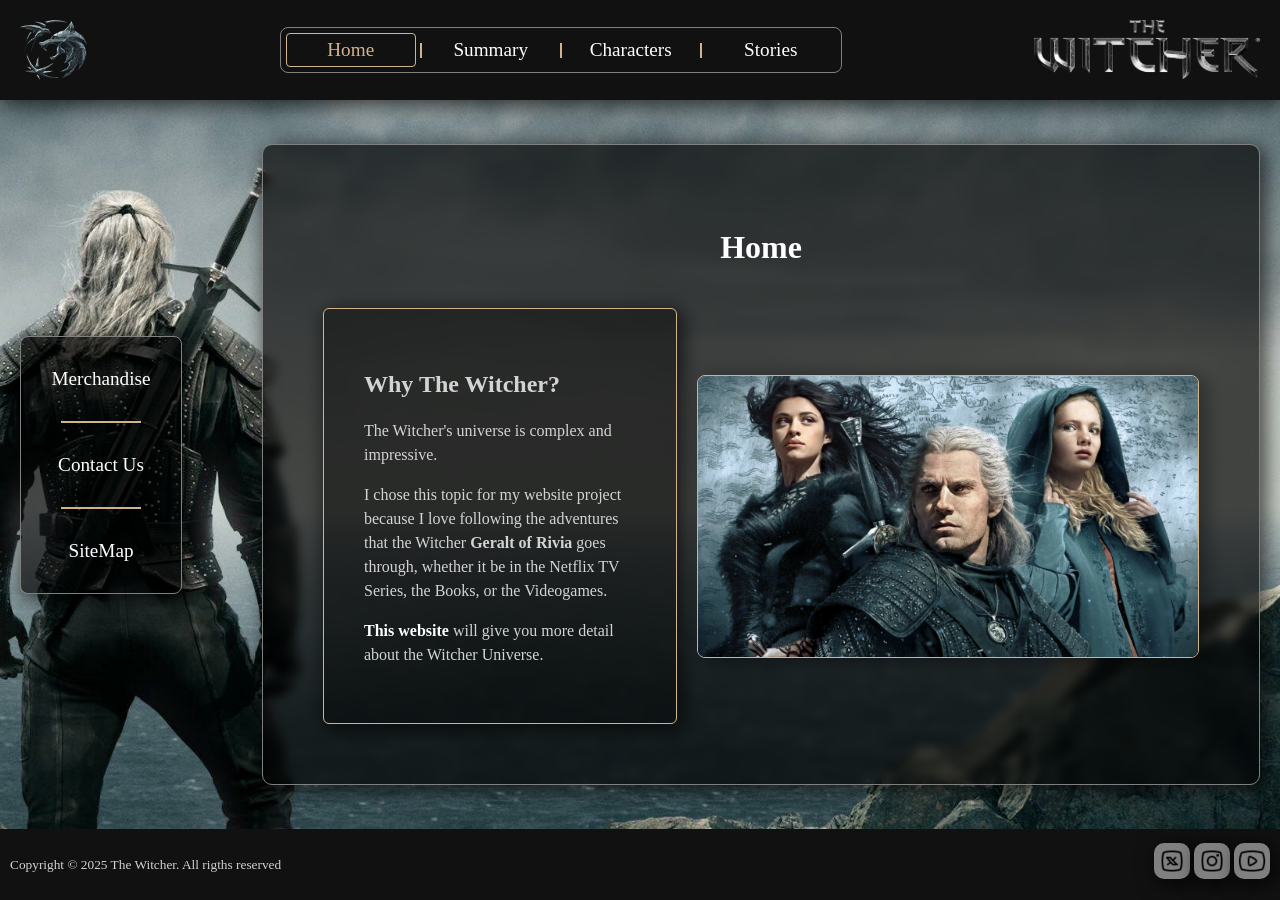
<file: Web Development Fundamentals - Year 1 Semester 2/Web Development Fundamentals Project/index.html>
<!-- The home page of the website, where I explain why I chose the topic of The Witcher -->
<!DOCTYPE html>
<html lang="en">

<head>
    <meta charset="utf-8">
    <meta name="viewport" content="width=device-width, initial-scale=1.0">
    <title>Home</title>
    <link rel="stylesheet" href="css/body.css">
    <link rel="stylesheet" href="css/header.css">
    <link rel="stylesheet" href="css/main.css">
    <link rel="stylesheet" href="css/footer.css">
    <link rel="icon" href="images/witcher_logo_2.ico">
</head>

<body>
    <header>
        <img src="images/witcher_logo_1.png" alt="The Witcher Logo">
        <!-- Horizontal Nav -->
        <nav>
            <ul>
                <li><a class="active" href="index.html">Home</a>
                    <hr>
                </li>
                <li><a href="summary.html">Summary</a>
                    <hr>
                </li>
                <li><a href="characters.html">Characters</a>
                    <hr>
                </li>
                <li><a href="stories.html">Stories</a></li>
            </ul>
        </nav>
        <img src="images/witcher_logo_3.png" alt="The Witcher Text">
    </header>

    <main>
        <!-- Vertical Nav -->
        <nav>
            <ul>
                <li><a href="merch.html">Merchandise</a></li>
                <hr>
                <li><a href="contact.html">Contact Us</a></li>
                <hr>
                <li><a href="siteMap.html">SiteMap</a></li>
            </ul>
        </nav>
        <!-- Page Content -->
        <section>
            <h1>Home</h1>
            <article>
                <h2>Why The Witcher?</h2>
                <p>The Witcher's universe is complex and impressive.</p>
                <p>I chose this topic for my website project because I love following the adventures that the Witcher <b>Geralt of Rivia</b> goes through, whether it be in the Netflix TV Series, the Books, or the Videogames.</p>
                <p><a href="https://www.thewitcher.com/">This website</a> will give you more detail about the Witcher Universe.</p>
            </article>
            <img src="images/trio_1.jpg" alt="Geralt, Ciri, and Yen">
        </section>
    </main>

    <footer>
        <p>Copyright &copy; 2025 The Witcher. All rigths reserved</p>
        <div>
            <a href="https://x.com/witchernetflix"><img src="images/x.png" alt="X"></a>
            <a href="https://www.instagram.com/witchernetflix"><img src="images/instagram.png" alt="Instagram"></a>
            <a href="https://www.youtube.com/c/thewitcher"><img src="images/youtube.png" alt="Youtube"></a>
        </div>
    </footer>
</body>

</html>
</file>
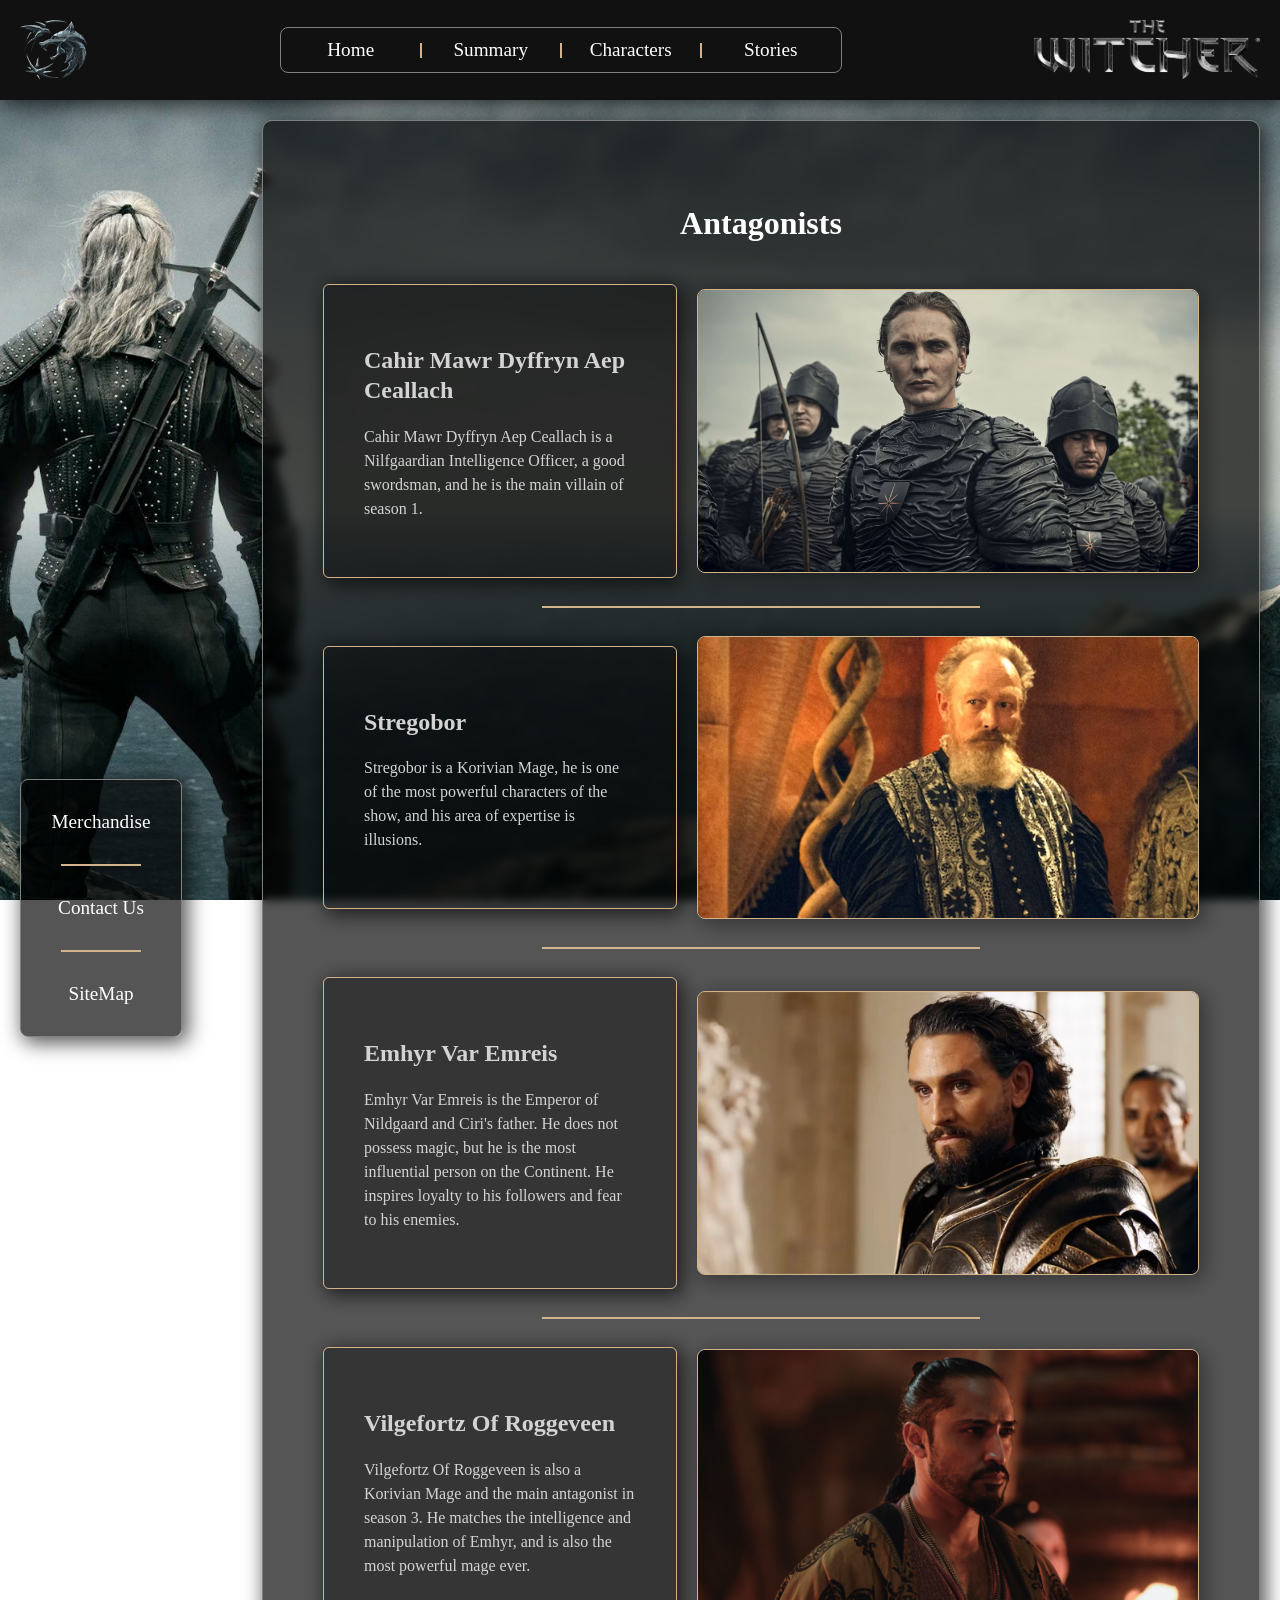
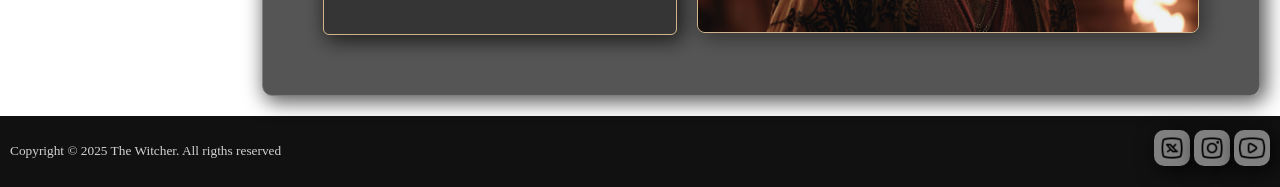
<file: Web Development Fundamentals - Year 1 Semester 2/Web Development Fundamentals Project/antagonists.html>
<!-- The Antagonists page, that displays some of the main antagonists of the series -->
<!DOCTYPE html>
<html lang="en">

<head>
    <meta charset="utf-8">
    <meta name="viewport" content="width=device-width, initial-scale=1.0">
    <title>Antagonists</title>
    <link rel="stylesheet" href="css/body.css">
    <link rel="stylesheet" href="css/header.css">
    <link rel="stylesheet" href="css/main.css">
    <link rel="stylesheet" href="css/footer.css">
    <link rel="icon" href="images/witcher_logo_2.ico">
</head>

<body>
    <header>
        <img src="images/witcher_logo_1.png" alt="The Witcher Logo">
        <!-- Horizontal Nav -->
        <nav>
            <ul>
                <li><a href="index.html">Home</a>
                    <hr>
                </li>
                <li><a href="summary.html">Summary</a>
                    <hr>
                </li>
                <li><a href="characters.html">Characters</a>
                    <hr>
                </li>
                <li><a href="stories.html">Stories</a></li>
            </ul>
        </nav>
        <img src="images/witcher_logo_3.png" alt="The Witcher Text">
    </header>

    <main>
        <!-- Vertical Nav -->
        <nav>
            <ul>
                <li><a href="merch.html">Merchandise</a></li>
                <hr>
                <li><a href="contact.html">Contact Us</a></li>
                <hr>
                <li><a href="siteMap.html">SiteMap</a></li>
            </ul>
        </nav>
        <!-- Page Content -->
        <section>
            <h1>Antagonists</h1>
            <div class="inner_structure_block">
                <article>
                    <h2>Cahir Mawr Dyffryn Aep Ceallach</h2>
                    <p>Cahir Mawr Dyffryn Aep Ceallach is a Nilfgaardian Intelligence Officer, a good swordsman, and he is the main villain of season 1.</p>
                </article>
                <img src="images/cahir_1.jpg" alt="Cahir Mawr Dyffryn Aep Ceallach">
            </div>
            <hr>
            <div class="inner_structure_block">
                <article>
                    <h2>Stregobor</h2>
                    <p>Stregobor is a Korivian Mage, he is one of the most powerful characters of the show, and his area of expertise is illusions.</p>
                </article>
                <img src="images/stregobor.jpg" alt="Stregobor">
            </div>
            <hr>
            <div class="inner_structure_block">
                <article>
                    <h2>Emhyr Var Emreis</h2>
                    <p>Emhyr Var Emreis is the Emperor of Nildgaard and Ciri's father. He does not possess magic, but he is the most influential person on the Continent. He inspires loyalty to his followers and fear to his enemies.</p>
                </article>
                <img src="images/emhyr.jpg" alt="Emhyr Var Emreis">
            </div>
            <hr>
            <div class="inner_structure_block">
                <article>
                    <h2>Vilgefortz Of Roggeveen</h2>
                    <p>Vilgefortz Of Roggeveen is also a Korivian Mage and the main antagonist in season 3. He matches the intelligence and manipulation of Emhyr, and is also the most powerful mage ever.</p>
                </article>
                <img src="images/vilgefortz.jpg" alt="Vilgefortz Of Roggeveen">
            </div>
        </section>
    </main>

    <footer>
        <p>Copyright &copy; 2025 The Witcher. All rigths reserved</p>
        <div>
            <a href="https://x.com/witchernetflix"><img src="images/x.png" alt="X"></a>
            <a href="https://www.instagram.com/witchernetflix"><img src="images/instagram.png" alt="Instagram"></a>
            <a href="https://www.youtube.com/c/thewitcher"><img src="images/youtube.png" alt="Youtube"></a>
        </div>
    </footer>
</body>

</html>
</file>
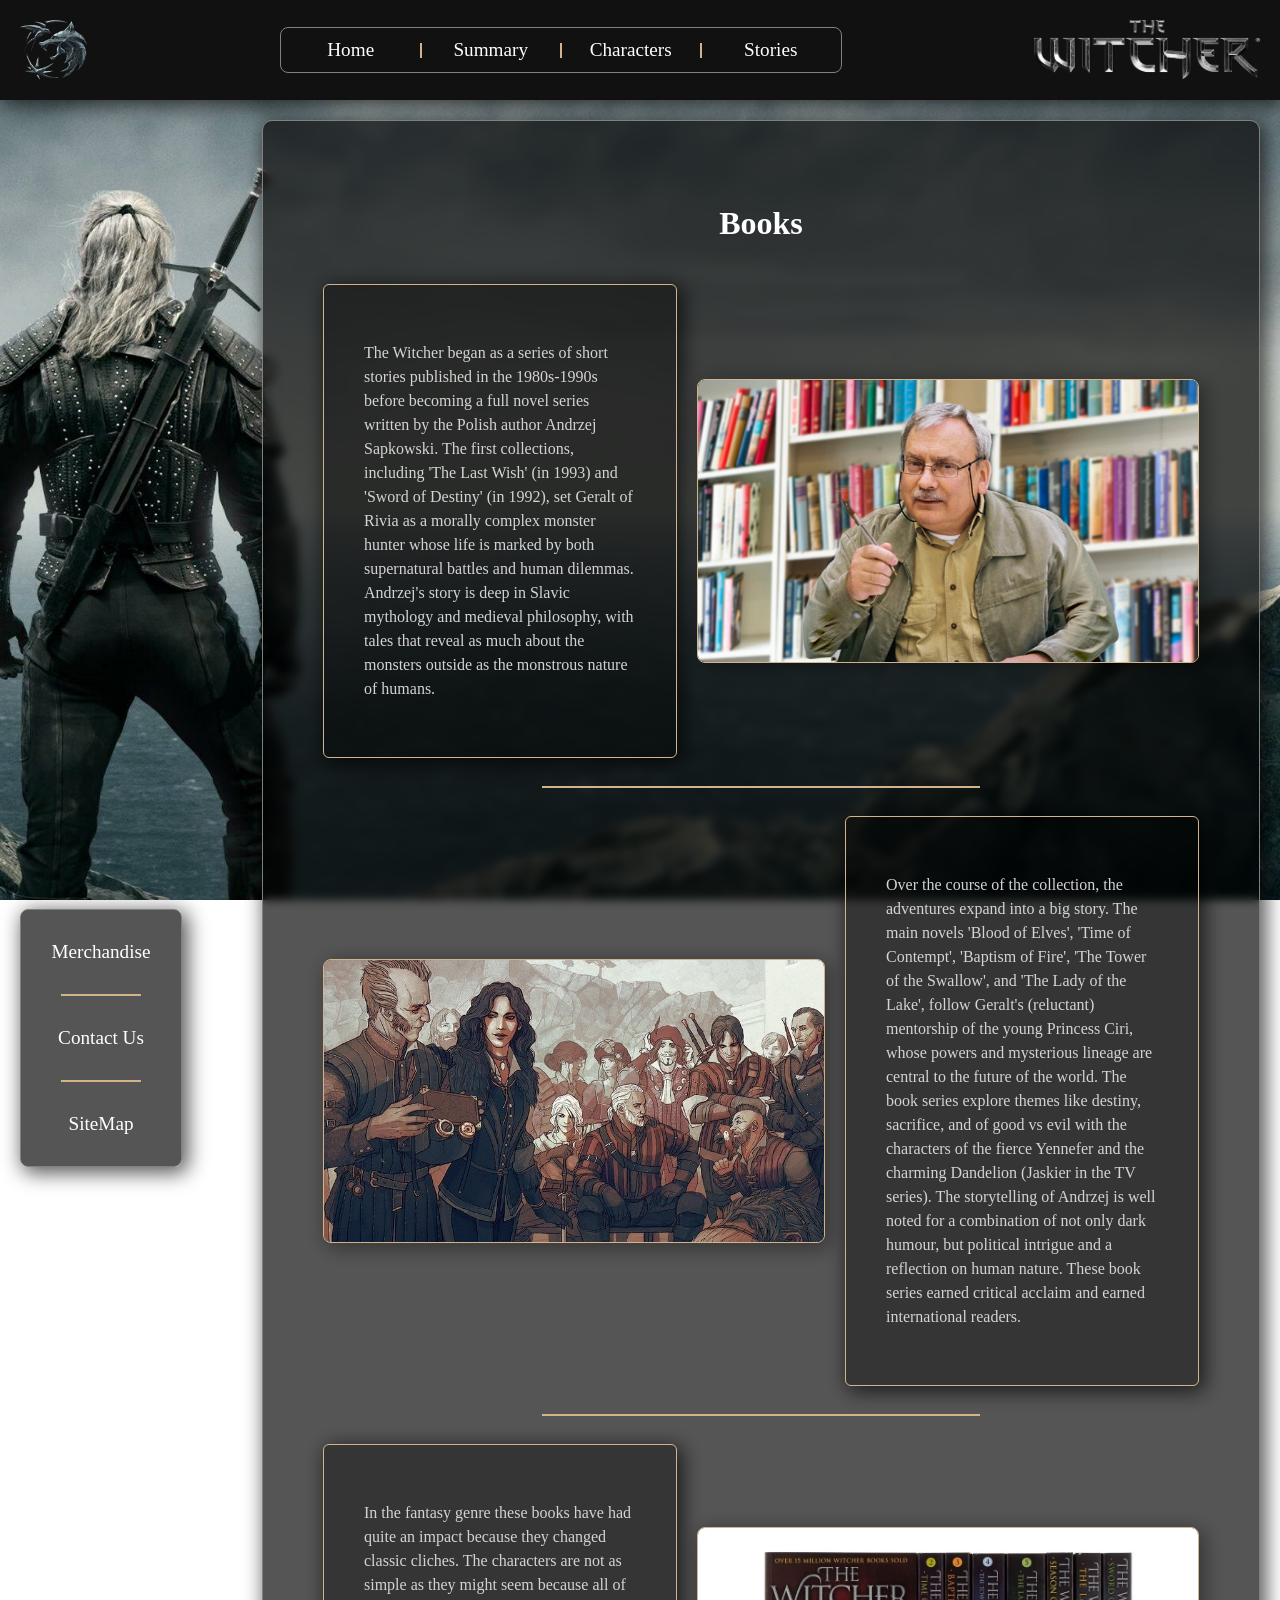
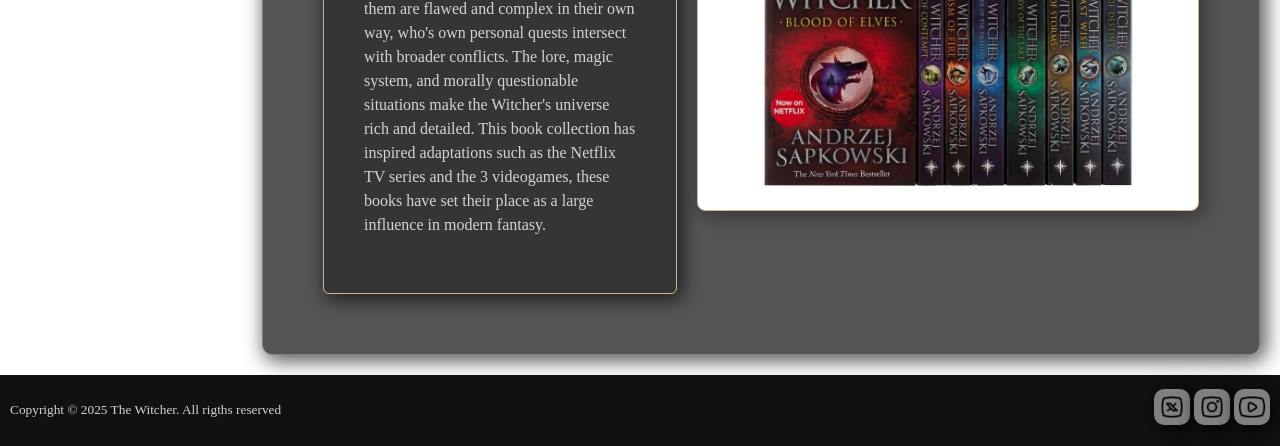
<file: Web Development Fundamentals - Year 1 Semester 2/Web Development Fundamentals Project/books.html>
<!-- The Books page, where I explain the origins of The Witcher -->
<!DOCTYPE html>
<html lang="en">

<head>
    <meta charset="utf-8">
    <meta name="viewport" content="width=device-width, initial-scale=1.0">
    <title>Books</title>
    <link rel="stylesheet" href="css/body.css">
    <link rel="stylesheet" href="css/header.css">
    <link rel="stylesheet" href="css/main.css">
    <link rel="stylesheet" href="css/footer.css">
    <link rel="icon" href="images/witcher_logo_2.ico">
</head>

<body>
    <header>
        <img src="images/witcher_logo_1.png" alt="The Witcher Logo">
        <!-- Horizontal Nav -->
        <nav>
            <ul>
                <li><a href="index.html">Home</a>
                    <hr>
                </li>
                <li><a href="summary.html">Summary</a>
                    <hr>
                </li>
                <li><a href="characters.html">Characters</a>
                    <hr>
                </li>
                <li><a href="stories.html">Stories</a></li>
            </ul>
        </nav>
        <img src="images/witcher_logo_3.png" alt="The Witcher Text">
    </header>

    <main>
        <!-- Vertical Nav -->
        <nav>
            <ul>
                <li><a href="merch.html">Merchandise</a></li>
                <hr>
                <li><a href="contact.html">Contact Us</a></li>
                <hr>
                <li><a href="siteMap.html">SiteMap</a></li>
            </ul>
        </nav>
        <!-- Page Content -->
        <section>
            <h1>Books</h1>
            <div class="inner_structure_block">
                <article>
                    <p>The Witcher began as a series of short stories published in the 1980s-1990s before becoming a full novel series written by the Polish author Andrzej Sapkowski. The first collections, including 'The Last Wish' (in 1993) and 'Sword of Destiny' (in 1992), set Geralt of Rivia as a morally complex monster hunter whose life is marked by both supernatural battles and human dilemmas. Andrzej's story is deep in Slavic mythology and medieval philosophy, with tales that reveal as much about the monsters outside as the monstrous nature of humans.
                    </p>
                </article>
                <img src="images/andrzej.jpg" alt="Andrzej Sapkowski">
            </div>
            <hr>
            <div class="inner_structure_block">
                <img src="images/artwork.jpg" alt="The Witcher Artwork">
                <article>
                    <p>Over the course of the collection, the adventures expand into a big story. The main novels 'Blood of Elves', 'Time of Contempt', 'Baptism of Fire', 'The Tower of the Swallow', and 'The Lady of the Lake', follow Geralt's (reluctant) mentorship of the young Princess Ciri, whose powers and mysterious lineage are central to the future of the world. The book series explore themes like destiny, sacrifice, and of good vs evil with the characters of the fierce Yennefer and the charming Dandelion (Jaskier in the TV series). The storytelling of Andrzej is well noted for a combination of not only dark humour, but political intrigue and a reflection on human nature. These book series earned critical acclaim and earned international readers.</p>
                </article>
            </div>
            <hr>
            <div class="inner_structure_block">
                <article>
                    <p>In the fantasy genre these books have had quite an impact because they changed classic cliches. The characters are not as simple as they might seem because all of them are flawed and complex in their own way, who's own personal quests intersect with broader conflicts. The lore, magic system, and morally questionable situations make the Witcher's universe rich and detailed. This book collection has inspired adaptations such as the Netflix TV series and the 3 videogames, these books have set their place as a large influence in modern fantasy.</p>
                </article>
                <img src="images/book_collection_2.jpg" alt="The Witcher Book Collection">
            </div>
        </section>
    </main>

    <footer>
        <p>Copyright &copy; 2025 The Witcher. All rigths reserved</p>
        <div>
            <a href="https://x.com/witchernetflix"><img src="images/x.png" alt="X"></a>
            <a href="https://www.instagram.com/witchernetflix"><img src="images/instagram.png" alt="Instagram"></a>
            <a href="https://www.youtube.com/c/thewitcher"><img src="images/youtube.png" alt="Youtube"></a>
        </div>
    </footer>
</body>

</html>
</file>
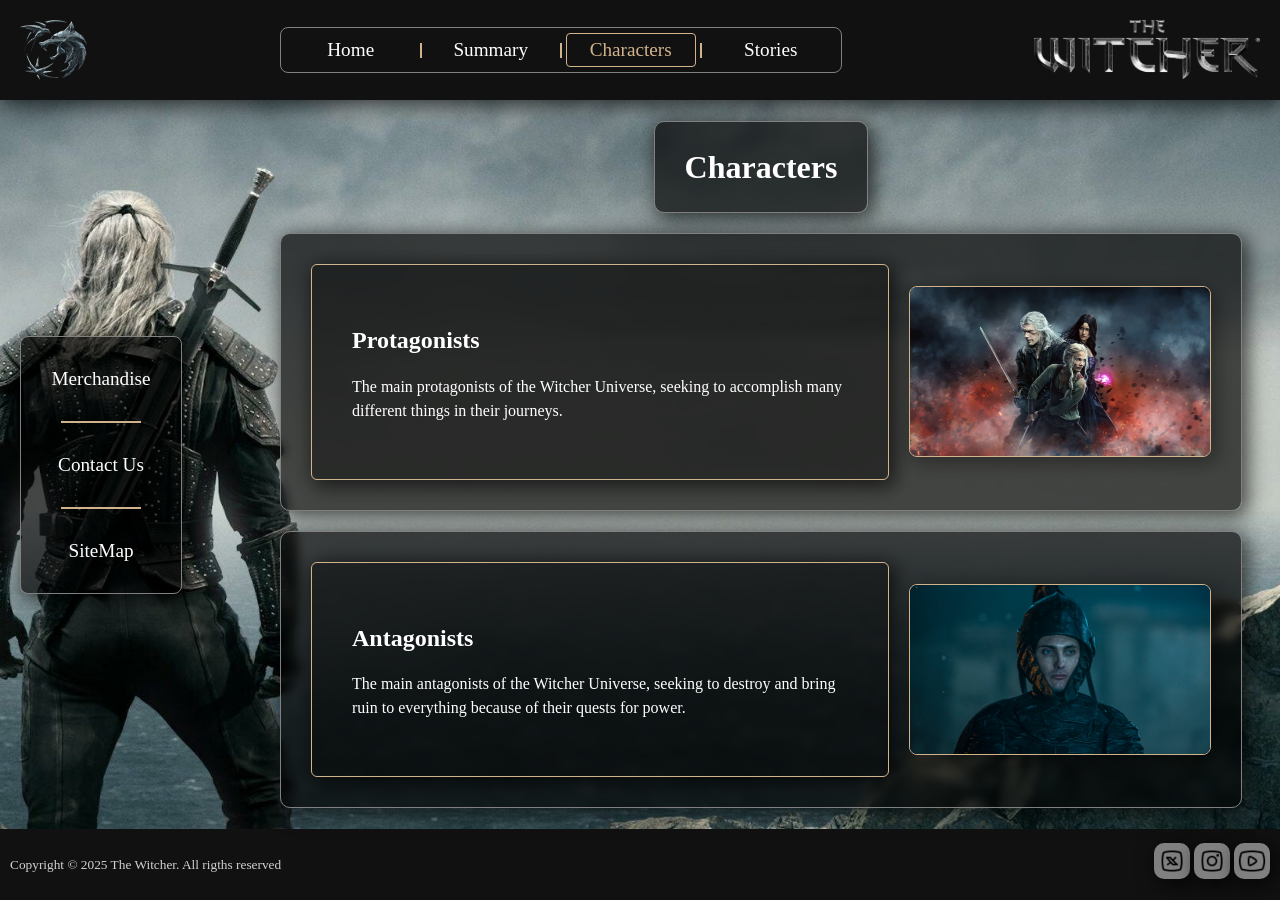
<file: Web Development Fundamentals - Year 1 Semester 2/Web Development Fundamentals Project/characters.html>
<!-- The Characters page, that acts as a menu to navigate to the protagonists or antagonists sections -->
<!DOCTYPE html>
<html lang="en">

<head>
    <meta charset="utf-8">
    <meta name="viewport" content="width=device-width, initial-scale=1.0">
    <title>Characters</title>
    <link rel="stylesheet" href="css/body.css">
    <link rel="stylesheet" href="css/header.css">
    <link rel="stylesheet" href="css/main.css">
    <link rel="stylesheet" href="css/footer.css">
    <link rel="icon" href="images/witcher_logo_2.ico">
</head>

<body>
    <header>
        <img src="images/witcher_logo_1.png" alt="The Witcher Logo">
        <!-- Horizontal Nav -->
        <nav>
            <ul>
                <li><a href="index.html">Home</a>
                    <hr>
                </li>
                <li><a href="summary.html">Summary</a>
                    <hr>
                </li>
                <li><a class="active" href="characters.html">Characters</a>
                    <hr>
                </li>
                <li><a href="stories.html">Stories</a></li>
            </ul>
        </nav>
        <img src="images/witcher_logo_3.png" alt="The Witcher Text">
    </header>

    <main>
        <!-- Vertical Nav -->
        <nav>
            <ul>
                <li><a href="merch.html">Merchandise</a></li>
                <hr>
                <li><a href="contact.html">Contact Us</a></li>
                <hr>
                <li><a href="siteMap.html">SiteMap</a></li>
            </ul>
        </nav>
        <!-- Page Content -->
        <div class="outer_structure_block">
            <section>
                <h1>Characters</h1>
            </section>
            <a href="protagonists.html">
                <section>
                    <article>
                        <h2>Protagonists</h2>
                        <p>The main protagonists of the Witcher Universe, seeking to accomplish many different things in their journeys.</p>
                    </article>
                    <img src="images/trio_3.jpg" alt="Geralt, Ciri, and Yennefer">
                </section>
            </a>
            <a href="antagonists.html">
                <section>
                    <article>
                        <h2>Antagonists</h2>
                        <p>The main antagonists of the Witcher Universe, seeking to destroy and bring ruin to everything because of their quests for power.</p>
                    </article>
                    <img src="images/cahir_2.jpg" alt="Cahir Mawr Dyffryn Aep Ceallach">
                </section>
            </a>
        </div>
    </main>

    <footer>
        <p>Copyright &copy; 2025 The Witcher. All rigths reserved</p>
        <div>
            <a href="https://x.com/witchernetflix"><img src="images/x.png" alt="X"></a>
            <a href="https://www.instagram.com/witchernetflix"><img src="images/instagram.png" alt="Instagram"></a>
            <a href="https://www.youtube.com/c/thewitcher"><img src="images/youtube.png" alt="Youtube"></a>
        </div>
    </footer>
</body>

</html>
</file>
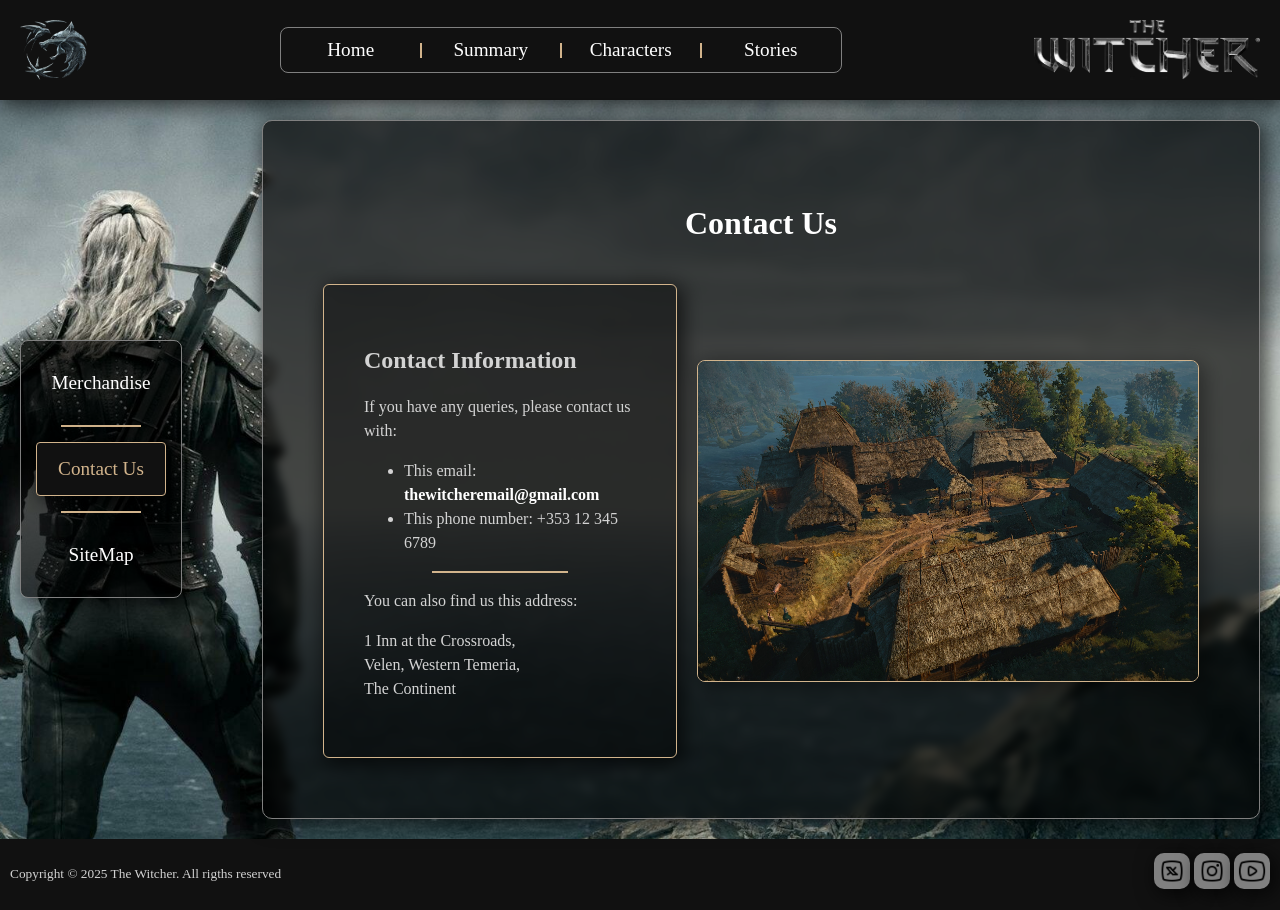
<file: Web Development Fundamentals - Year 1 Semester 2/Web Development Fundamentals Project/contact.html>
<!-- The Contacts page, with a ficitonal email, phobne number, and address -->
<!DOCTYPE html>
<html lang="en">

<head>
    <meta charset="utf-8">
    <meta name="viewport" content="width=device-width, initial-scale=1.0">
    <title>Contact Us</title>
    <link rel="stylesheet" href="css/body.css">
    <link rel="stylesheet" href="css/header.css">
    <link rel="stylesheet" href="css/main.css">
    <link rel="stylesheet" href="css/footer.css">
    <link rel="icon" href="images/witcher_logo_2.ico">
</head>

<body>
    <header>
        <img src="images/witcher_logo_1.png" alt="The Witcher Logo">
        <!-- Horizontal Nav -->
        <nav>
            <ul>
                <li><a href="index.html">Home</a>
                    <hr>
                </li>
                <li><a href="summary.html">Summary</a>
                    <hr>
                </li>
                <li><a href="characters.html">Characters</a>
                    <hr>
                </li>
                <li><a href="stories.html">Stories</a></li>
            </ul>
        </nav>
        <img src="images/witcher_logo_3.png" alt="The Witcher Text">
    </header>

    <main>
        <!-- Vertical Nav -->
        <nav>
            <ul>
                <li><a href="merch.html">Merchandise</a></li>
                <hr>
                <li><a class="active" href="contact.html">Contact Us</a></li>
                <hr>
                <li><a href="siteMap.html">SiteMap</a></li>
            </ul>
        </nav>
        <!-- Page Content -->
        <section>
            <h1>Contact Us</h1>
            <article>
                <h2>Contact Information</h2>
                <p>If you have any queries, please contact us with:</p>
                <ul>
                    <li>This email: <a href="mailto:thewitcher@gmail.com">thewitcheremail@gmail.com</a></li>
                    <li>This phone number: +353 12 345 6789</li>
                </ul>
                <hr>
                <p>You can also find us this address:</p>
                <p>1 Inn at the Crossroads,<br>
                    Velen, Western Temeria,<br>
                    The Continent</p>
            </article>
            <img class="contact_image" src="images/inn_at_the_crossroads.jpg" alt="The Inn at the Crossroads">
        </section>
    </main>

    <footer>
        <p>Copyright &copy; 2025 The Witcher. All rigths reserved</p>
        <div>
            <a href="https://x.com/witchernetflix"><img src="images/x.png" alt="X"></a>
            <a href="https://www.instagram.com/witchernetflix"><img src="images/instagram.png" alt="Instagram"></a>
            <a href="https://www.youtube.com/c/thewitcher"><img src="images/youtube.png" alt="Youtube"></a>
        </div>
    </footer>
</body>

</html>
</file>
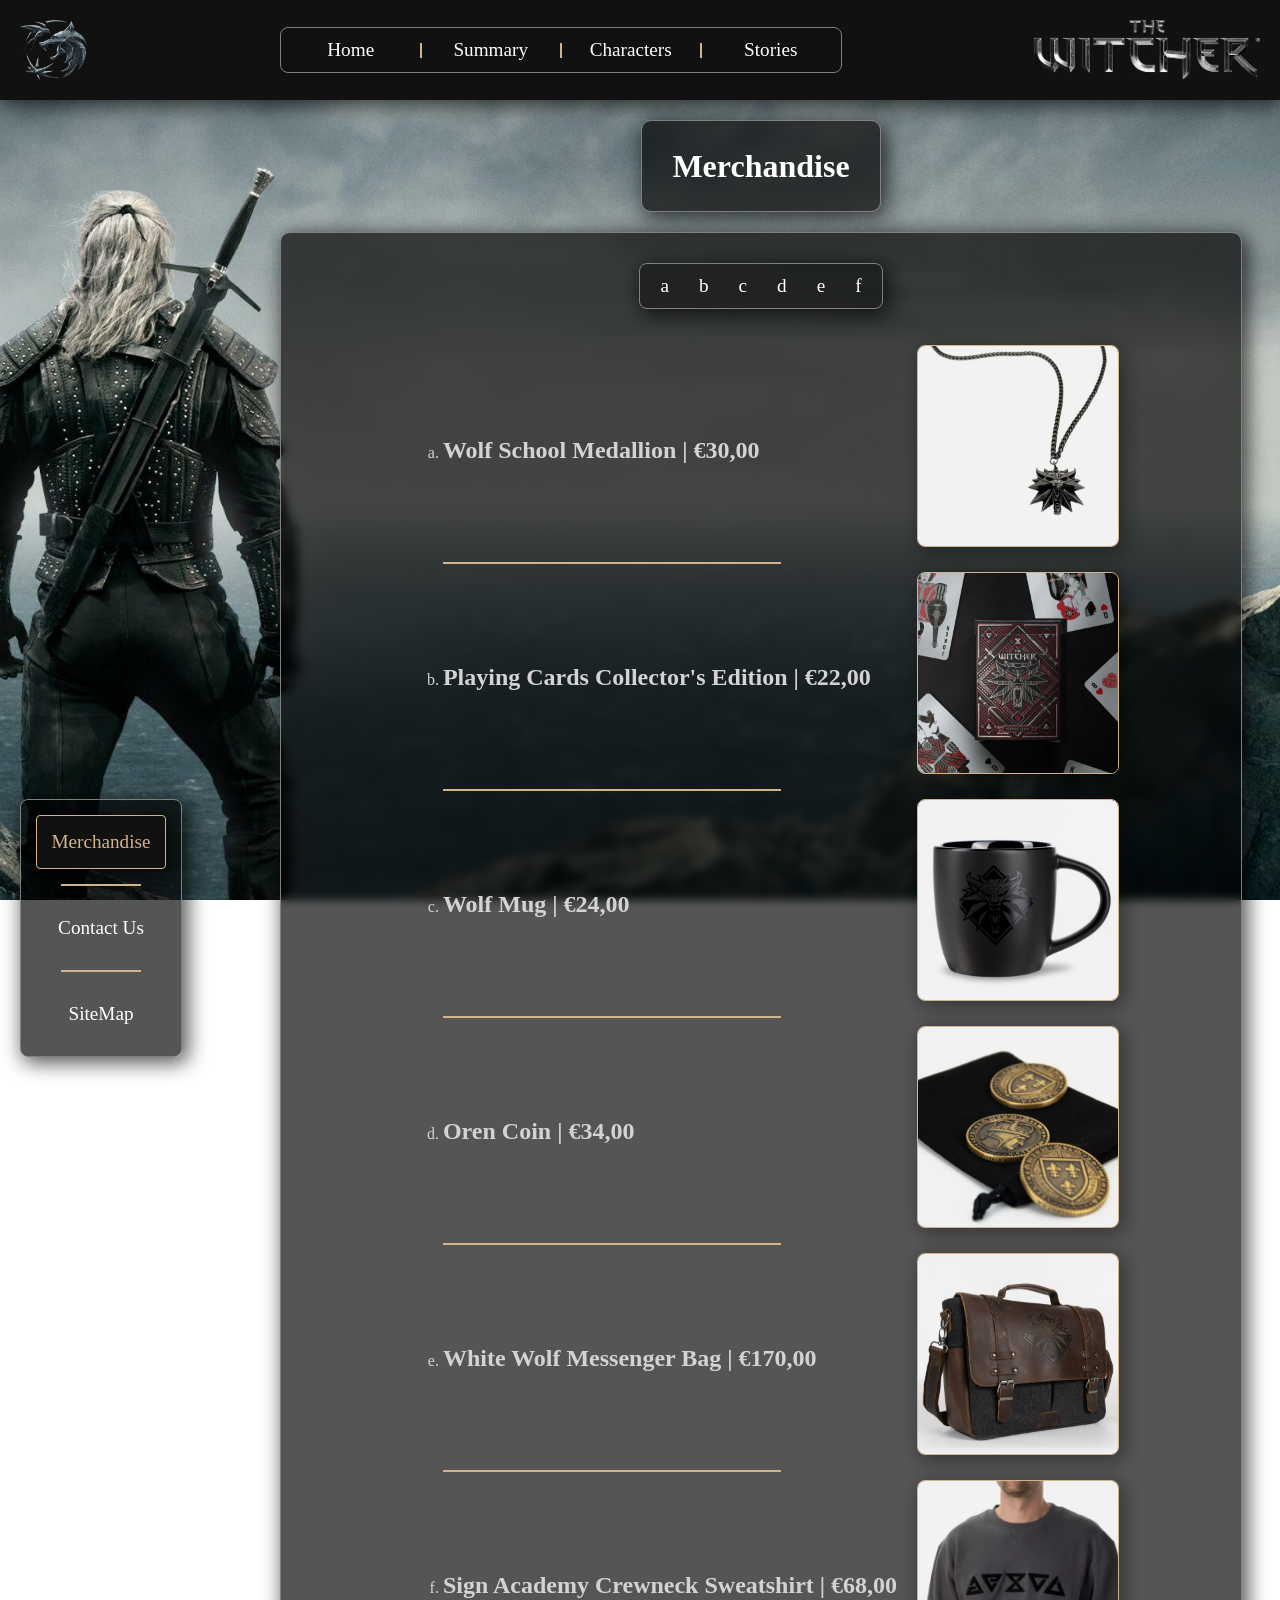
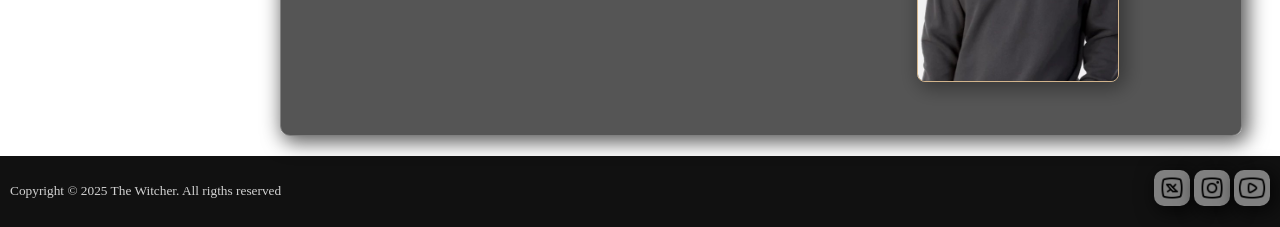
<file: Web Development Fundamentals - Year 1 Semester 2/Web Development Fundamentals Project/merch.html>
<!-- The Merchandise page, where I display in an a-z list different real items that link to the official merchandise website -->
<!DOCTYPE html>
<html lang="en">

<head>
    <meta charset="utf-8">
    <meta name="viewport" content="width=device-width, initial-scale=1.0">
    <title>Merchandise</title>
    <link rel="stylesheet" href="css/body.css">
    <link rel="stylesheet" href="css/header.css">
    <link rel="stylesheet" href="css/main.css">
    <link rel="stylesheet" href="css/footer.css">
    <link rel="icon" href="images/witcher_logo_2.ico">
</head>

<body>
    <header>
        <img src="images/witcher_logo_1.png" alt="The Witcher Logo">
        <!-- Horizontal Nav -->
        <nav>
            <ul>
                <li><a href="index.html">Home</a>
                    <hr>
                </li>
                <li><a href="summary.html">Summary</a>
                    <hr>
                </li>
                <li><a href="characters.html">Characters</a>
                    <hr>
                </li>
                <li><a href="stories.html">Stories</a></li>
            </ul>
        </nav>
        <img src="images/witcher_logo_3.png" alt="The Witcher Text">
    </header>

    <main>
        <!-- Vertical Nav -->
        <nav>
            <ul>
                <li><a class="active" href="merch.html">Merchandise</a></li>
                <hr>
                <li><a href="contact.html">Contact Us</a></li>
                <hr>
                <li><a href="siteMap.html">SiteMap</a></li>
            </ul>
        </nav>
        <!-- Page Content -->
        <div class="outer_structure_block">
            <section>
                <h1>Merchandise</h1>
            </section>
            <section>
                <nav>
                    <ul>
                        <li><a href="#a">a</a></li>
                        <li><a href="#b">b</a></li>
                        <li><a href="#c">c</a></li>
                        <li><a href="#d">d</a></li>
                        <li><a href="#e">e</a></li>
                        <li><a href="#f">f</a></li>
                    </ul>
                </nav>
                <ol type="a">
                    <li id="a">
                        <div class="inner_structure_block">
                            <h2>Wolf School Medallion | €30,00</h2>
                            <a href="https://eu.gear.cdprojektred.com/en-eu/products/the-witcher-wolf-school-medallion">
                                <img src="images/medallion.jpg" alt="The Witcher Wolf School Medallion"></a>
                        </div>
                    </li>
                    <hr>
                    <li id="b">
                        <div class="inner_structure_block">
                            <h2>Playing Cards Collector's Edition | €22,00</h2>
                            <a href="https://eu.gear.cdprojektred.com/en-eu/products/the-witcher-playing-cards-collectors-edition">
                                <img src="images/cards.jpg" alt="The Witcher Playing Cards Collector's Edition"></a>
                        </div>
                    </li>
                    <hr>
                    <li id="c">
                        <div class="inner_structure_block">
                            <h2>Wolf Mug | €24,00</h2>
                            <a href="https://eu.gear.cdprojektred.com/en-eu/products/the-witcher-wolf-mug">
                                <img src="images/mug.jpg" alt="The Witcher Wolf Mug"></a>
                        </div>
                    </li>
                    <hr>
                    <li id="d">
                        <div class="inner_structure_block">
                            <h2>Oren Coin | €34,00</h2>
                            <a href="https://eu.gear.cdprojektred.com/en-eu/products/the-witcher-oren-coin">
                                <img src="images/coins.jpg" alt="The Witcher Oren Coins"></a>
                        </div>
                    </li>
                    <hr>
                    <li id="e">
                        <div class="inner_structure_block">
                            <h2>White Wolf Messenger Bag | €170,00</h2>
                            <a href="https://eu.gear.cdprojektred.com/en-eu/products/the-witcher-white-wolf-messenger-bag">
                                <img src="images/bag.jpg" alt="Thw Witcher White Wolf Messenger Bag"></a>
                        </div>
                    </li>
                    <hr>
                    <li id="f">
                        <div class="inner_structure_block">
                            <h2>Sign Academy Crewneck Sweatshirt | €68,00</h2>
                            <a href="https://eu.gear.cdprojektred.com/en-eu/products/the-witcher-sign-academy-crewneck-sweatshirt">
                                <img src="images/sweatshirt.jpg" alt="The Witcher Sign Academy Crewneck Sweatshirt"></a>
                        </div>
                    </li>
                </ol>
            </section>
        </div>
    </main>

    <footer>
        <p>Copyright &copy; 2025 The Witcher. All rigths reserved</p>
        <div>
            <a href="https://x.com/witchernetflix"><img src="images/x.png" alt="X"></a>
            <a href="https://www.instagram.com/witchernetflix"><img src="images/instagram.png" alt="Instagram"></a>
            <a href="https://www.youtube.com/c/thewitcher"><img src="images/youtube.png" alt="Youtube"></a>
        </div>
    </footer>
</body>

</html>
</file>
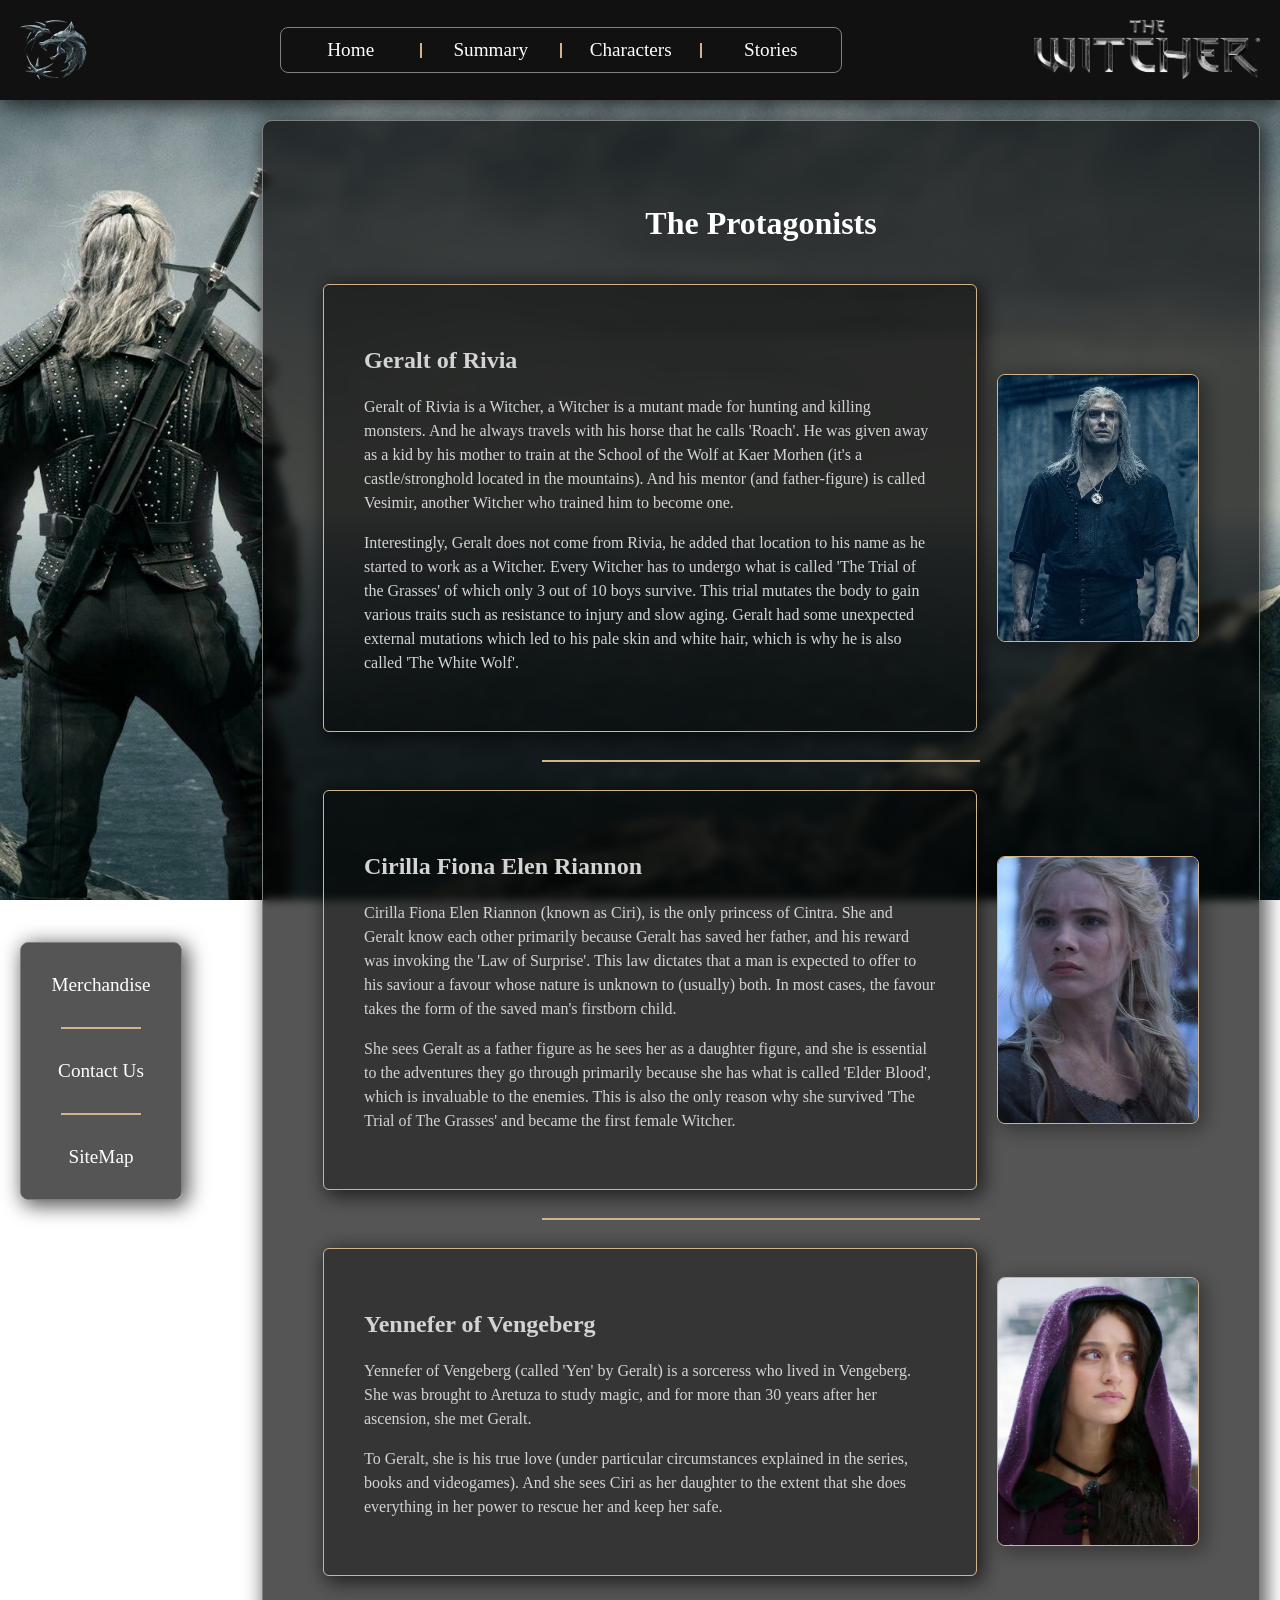
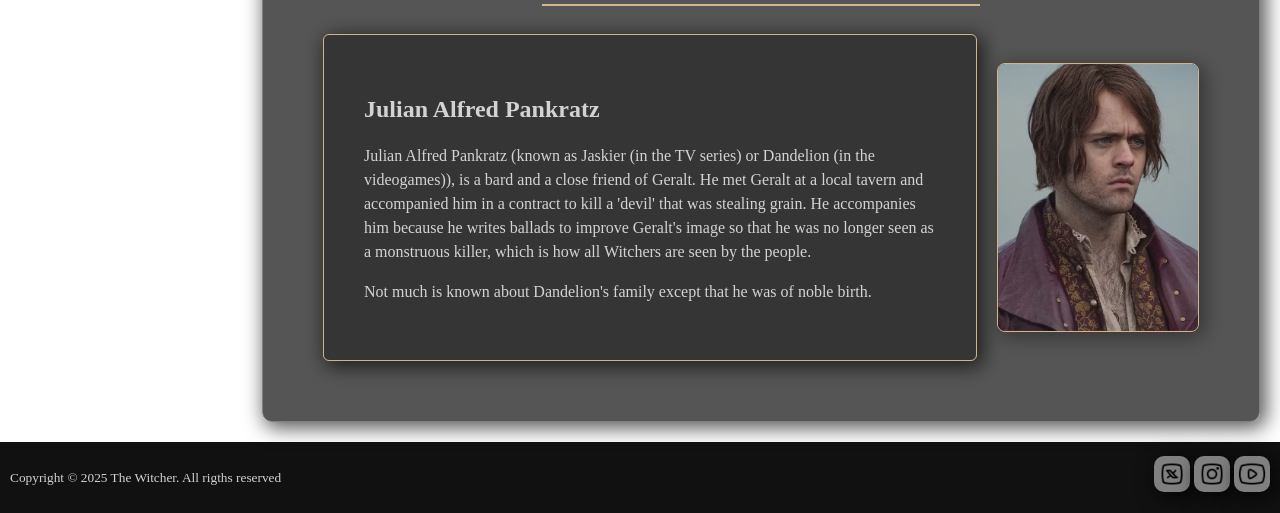
<file: Web Development Fundamentals - Year 1 Semester 2/Web Development Fundamentals Project/protagonists.html>
<!-- The Protagonists Page, that displays and explains the four main protagonists of the series -->
<!DOCTYPE html>
<html lang="en">

<head>
    <meta charset="utf-8">
    <meta name="viewport" content="width=device-width, initial-scale=1.0">
    <title>Protagonists</title>
    <link rel="stylesheet" href="css/body.css">
    <link rel="stylesheet" href="css/header.css">
    <link rel="stylesheet" href="css/main.css">
    <link rel="stylesheet" href="css/footer.css">
    <link rel="icon" href="images/witcher_logo_2.ico">
</head>

<body>
    <header>
        <img src="images/witcher_logo_1.png" alt="The Witcher Logo">
        <!-- Horizontal Nav -->
        <nav>
            <ul>
                <li><a href="index.html">Home</a>
                    <hr>
                </li>
                <li><a href="summary.html">Summary</a>
                    <hr>
                </li>
                <li><a href="characters.html">Characters</a>
                    <hr>
                </li>
                <li><a href="stories.html">Stories</a></li>
            </ul>
        </nav>
        <img src="images/witcher_logo_3.png" alt="The Witcher Text">
    </header>

    <main>
        <!-- Vertical Nav -->
        <nav>
            <ul>
                <li><a href="merch.html">Merchandise</a></li>
                <hr>
                <li><a href="contact.html">Contact Us</a></li>
                <hr>
                <li><a href="siteMap.html">SiteMap</a></li>
            </ul>
        </nav>
        <!-- Page Content -->
        <section>
            <h1>The Protagonists</h1>
            <div class="inner_structure_block">
                <article>
                    <h2>Geralt of Rivia</h2>
                    <p>Geralt of Rivia is a Witcher, a Witcher is a mutant made for hunting and killing monsters. And he always travels with his horse that he calls 'Roach'. He was given away as a kid by his mother to train at the School of the Wolf at Kaer Morhen (it's a castle/stronghold located in the mountains). And his mentor (and father-figure) is called Vesimir, another Witcher who trained him to become one.</p>
                    <p>Interestingly, Geralt does not come from Rivia, he added that location to his name as he started to work as a Witcher. Every Witcher has to undergo what is called 'The Trial of the Grasses' of which only 3 out of 10 boys survive. This trial mutates the body to gain various traits such as resistance to injury and slow aging. Geralt had some unexpected external mutations which led to his pale skin and white hair, which is why he is also called 'The White Wolf'.</p>
                </article>
                <img class="protagonist_image" src="images/geralt_2.jpg" alt="Geralt of Rivia">
            </div>
            <hr>
            <div class="inner_structure_block">
                <article>
                    <h2>Cirilla Fiona Elen Riannon</h2>
                    <p>Cirilla Fiona Elen Riannon (known as Ciri), is the only princess of Cintra. She and Geralt know each other primarily because Geralt has saved her father, and his reward was invoking the 'Law of Surprise'. This law dictates that a man is expected to offer to his saviour a favour whose nature is unknown to (usually) both. In most cases, the favour takes the form of the saved man's firstborn child.</p>
                    <p>She sees Geralt as a father figure as he sees her as a daughter figure, and she is essential to the adventures they go through primarily because she has what is called 'Elder Blood', which is invaluable to the enemies. This is also the only reason why she survived 'The Trial of The Grasses' and became the first female Witcher.</p>
                </article>
                <img class="protagonist_image" src="images/ciri.jpg" alt="Cirilla Fiona Elen Riannon">
            </div>
            <hr>
            <div class="inner_structure_block">
                <article>
                    <h2>Yennefer of Vengeberg</h2>
                    <p>Yennefer of Vengeberg (called 'Yen' by Geralt) is a sorceress who lived in Vengeberg. She was brought to Aretuza to study magic, and for more than 30 years after her ascension, she met Geralt.</p>
                    <p>To Geralt, she is his true love (under particular circumstances explained in the series, books and videogames). And she sees Ciri as her daughter to the extent that she does everything in her power to rescue her and keep her safe.</p>
                </article>
                <img class="protagonist_image" src="images/yennefer.jpg" alt="Yennefer of Vengeberg">
            </div>
            <hr>
            <div class="inner_structure_block">
                <article>
                    <h2>Julian Alfred Pankratz</h2>
                    <p>Julian Alfred Pankratz (known as Jaskier (in the TV series) or Dandelion (in the videogames)), is a bard and a close friend of Geralt. He met Geralt at a local tavern and accompanied him in a contract to kill a 'devil' that was stealing grain. He accompanies him because he writes ballads to improve Geralt's image so that he was no longer seen as a monstruous killer, which is how all Witchers are seen by the people.</p>
                    <p>Not much is known about Dandelion's family except that he was of noble birth.</p>
                </article>
                <img class="protagonist_image" src="images/jaskier.jpg" alt="Julian Alfred Pankratz">
            </div>
        </section>
    </main>

    <footer>
        <p>Copyright &copy; 2025 The Witcher. All rigths reserved</p>
        <div>
            <a href="https://x.com/witchernetflix"><img src="images/x.png" alt="X"></a>
            <a href="https://www.instagram.com/witchernetflix"><img src="images/instagram.png" alt="Instagram"></a>
            <a href="https://www.youtube.com/c/thewitcher"><img src="images/youtube.png" alt="Youtube"></a>
        </div>
    </footer>
</body>

</html>
</file>
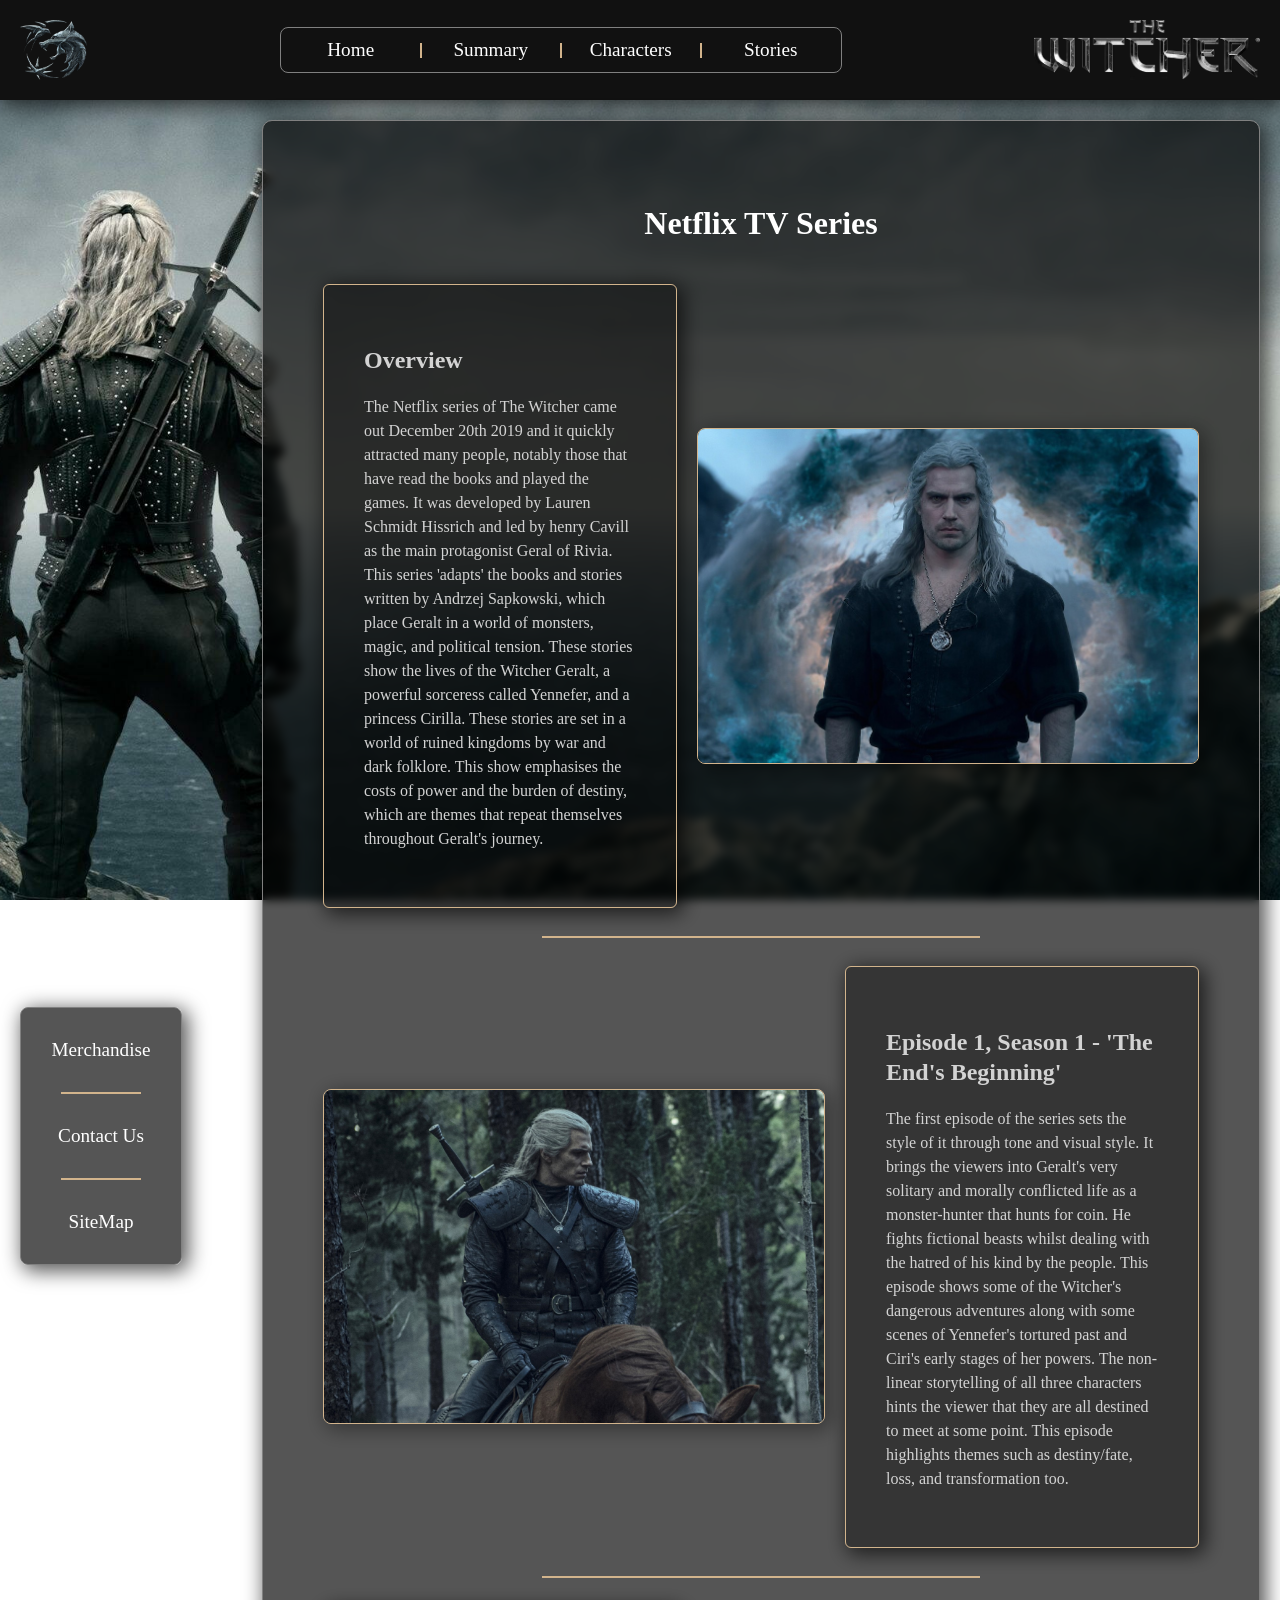
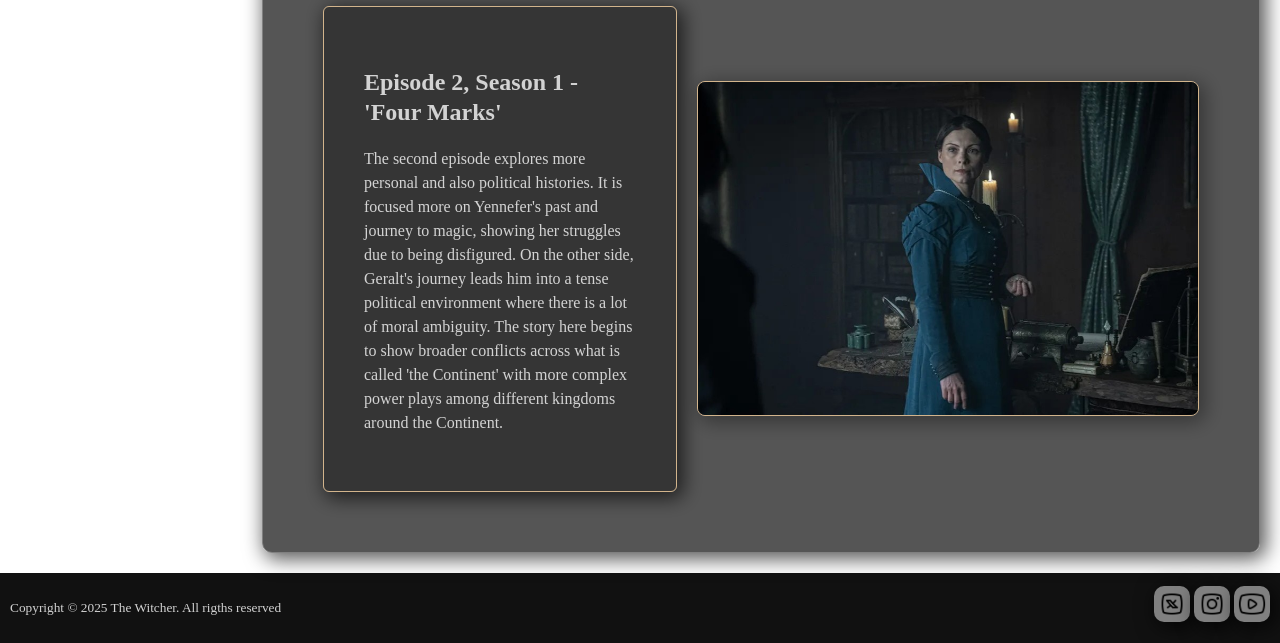
<file: Web Development Fundamentals - Year 1 Semester 2/Web Development Fundamentals Project/series.html>
<!-- The Series page, where I talk about the Netflix series as well as a brief summary of the two first episodes -->
<!DOCTYPE html>
<html lang="en">

<head>
    <meta charset="utf-8">
    <meta name="viewport" content="width=device-width, initial-scale=1.0">
    <title>Series</title>
    <link rel="stylesheet" href="css/body.css">
    <link rel="stylesheet" href="css/header.css">
    <link rel="stylesheet" href="css/main.css">
    <link rel="stylesheet" href="css/footer.css">
    <link rel="icon" href="images/witcher_logo_2.ico">
</head>

<body>
    <header>
        <img src="images/witcher_logo_1.png" alt="The Witcher Logo">
        <!-- Horizontal Nav -->
        <nav>
            <ul>
                <li><a href="index.html">Home</a>
                    <hr>
                </li>
                <li><a href="summary.html">Summary</a>
                    <hr>
                </li>
                <li><a href="characters.html">Characters</a>
                    <hr>
                </li>
                <li><a href="stories.html">Stories</a></li>
            </ul>
        </nav>
        <img src="images/witcher_logo_3.png" alt="The Witcher Text">
    </header>

    <main>
        <!-- Vertical Nav -->
        <nav>
            <ul>
                <li><a href="merch.html">Merchandise</a></li>
                <hr>
                <li><a href="contact.html">Contact Us</a></li>
                <hr>
                <li><a href="siteMap.html">SiteMap</a></li>
            </ul>
        </nav>
        <!-- Page Content -->
        <section>
            <h1>Netflix TV Series</h1>
            <div class="inner_structure_block">
                <article>
                    <h2>Overview</h2>
                    <p>The Netflix series of The Witcher came out December 20th 2019 and it quickly attracted many people, notably those that have read the books and played the games. It was developed by Lauren Schmidt Hissrich and led by henry Cavill as the main protagonist Geral of Rivia. This series 'adapts' the books and stories written by Andrzej Sapkowski, which place Geralt in a world of monsters, magic, and political tension. These stories show the lives of the Witcher Geralt, a powerful sorceress called Yennefer, and a princess Cirilla. These stories are set in a world of ruined kingdoms by war and dark folklore. This show emphasises the costs of power and the burden of destiny, which are themes that repeat themselves throughout Geralt's journey.</p>
                </article>
                <img src="images/geralt_3.jpg" alt="Geralt of Rivia">
            </div>
            <hr>
            <div class="inner_structure_block">
                <img src="images/geralt_episode_1.jpg" alt="Geralt and Roach">
                <article>
                    <h2>Episode 1, Season 1 - 'The End's Beginning'</h2>
                    <p>The first episode of the series sets the style of it through tone and visual style. It brings the viewers into Geralt's very solitary and morally conflicted life as a monster-hunter that hunts for coin. He fights fictional beasts whilst dealing with the hatred of his kind by the people. This episode shows some of the Witcher's dangerous adventures along with some scenes of Yennefer's tortured past and Ciri's early stages of her powers. The non-linear storytelling of all three characters hints the viewer that they are all destined to meet at some point. This episode highlights themes such as destiny/fate, loss, and transformation too.</p>
                </article>
            </div>
            <hr>
            <div class="inner_structure_block">
                <article>
                    <h2>Episode 2, Season 1 - 'Four Marks'</h2>
                    <p>The second episode explores more personal and also political histories. It is focused more on Yennefer's past and journey to magic, showing her struggles due to being disfigured. On the other side, Geralt's journey leads him into a tense political environment where there is a lot of moral ambiguity. The story here begins to show broader conflicts across what is called 'the Continent' with more complex power plays among different kingdoms around the Continent.</p>
                </article>
                <img src="images/tissaia_episode_2.jpg" alt="Tissaia de Vries">
            </div>
        </section>
    </main>

    <footer>
        <p>Copyright &copy; 2025 The Witcher. All rigths reserved</p>
        <div>
            <a href="https://x.com/witchernetflix"><img src="images/x.png" alt="X"></a>
            <a href="https://www.instagram.com/witchernetflix"><img src="images/instagram.png" alt="Instagram"></a>
            <a href="https://www.youtube.com/c/thewitcher"><img src="images/youtube.png" alt="Youtube"></a>
        </div>
    </footer>
</body>

</html>
</file>
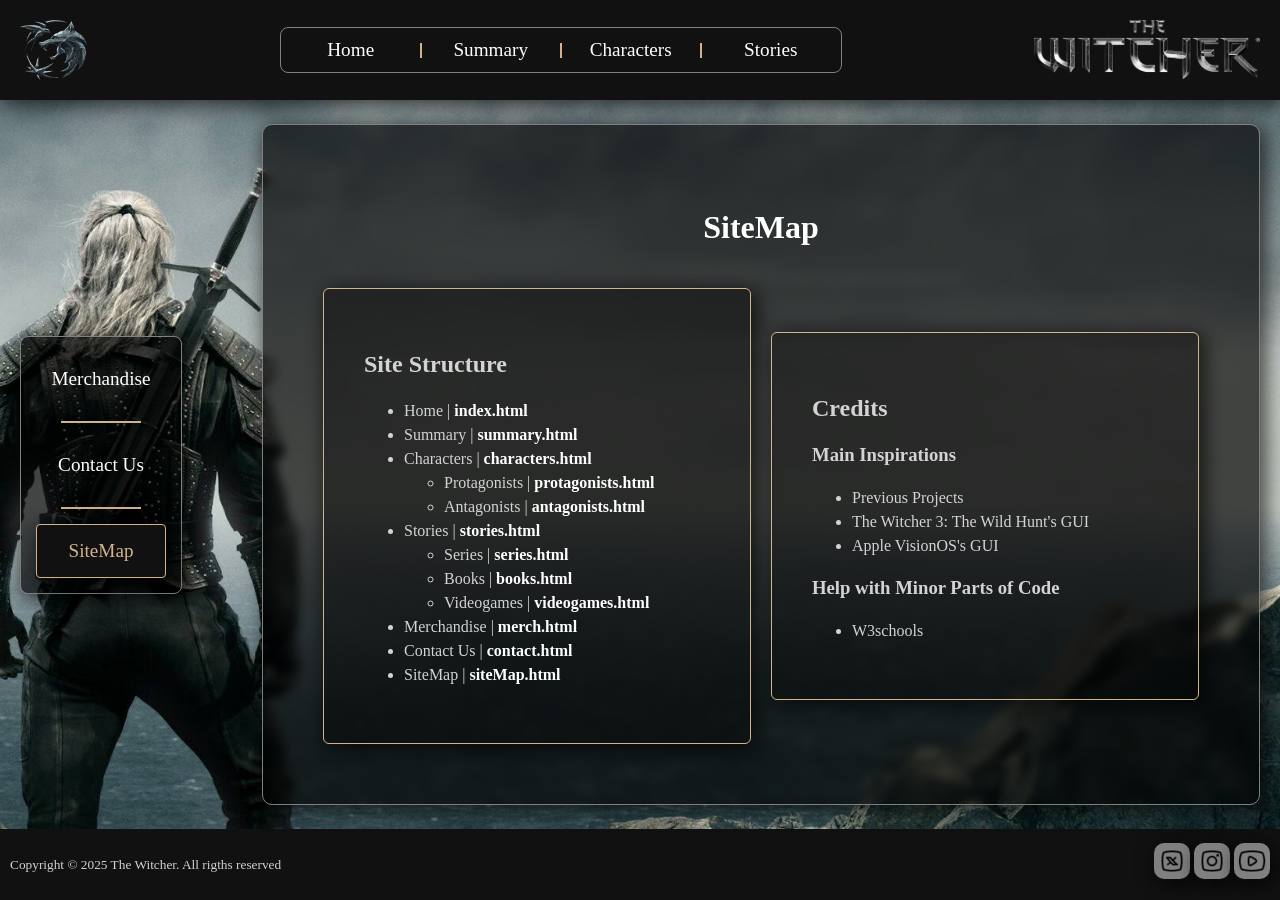
<file: Web Development Fundamentals - Year 1 Semester 2/Web Development Fundamentals Project/siteMap.html>
<!-- The SiteMap page, where I show the site structure along with the inspirations and credits -->
<!DOCTYPE html>
<html lang="en">

<head>
    <meta charset="utf-8">
    <meta name="viewport" content="width=device-width, initial-scale=1.0">
    <title>SiteMap & Credits</title>
    <link rel="stylesheet" href="css/body.css">
    <link rel="stylesheet" href="css/header.css">
    <link rel="stylesheet" href="css/main.css">
    <link rel="stylesheet" href="css/footer.css">
    <link rel="icon" href="images/witcher_logo_2.ico">
</head>

<body>
    <header>
        <img src="images/witcher_logo_1.png" alt="The Witcher Logo">
        <!-- Horizontal Nav -->
        <nav>
            <ul>
                <li><a href="index.html">Home</a>
                    <hr>
                </li>
                <li><a href="summary.html">Summary</a>
                    <hr>
                </li>
                <li><a href="characters.html">Characters</a>
                    <hr>
                </li>
                <li><a href="stories.html">Stories</a></li>
            </ul>
        </nav>
        <img src="images/witcher_logo_3.png" alt="The Witcher Text">
    </header>

    <main>
        <!-- Vertical Nav -->
        <nav>
            <ul>
                <li><a href="merch.html">Merchandise</a></li>
                <hr>
                <li><a href="contact.html">Contact Us</a></li>
                <hr>
                <li><a class="active" href="siteMap.html">SiteMap</a></li>
            </ul>
        </nav>
        <!-- Page Content -->
        <section>
            <h1>SiteMap</h1>
            <article>
                <h2>Site Structure</h2>
                <ul>
                    <li>Home | <a href="index.html">index.html</a></li>
                    <li>Summary | <a href="summary.html">summary.html</a></li>
                    <li>Characters | <a href="characters.html">characters.html</a>
                        <ul>
                            <li>Protagonists | <a href="protagonists.html">protagonists.html</a></li>
                            <li>Antagonists | <a href="antagonists.html">antagonists.html</a></li>
                        </ul>
                    </li>
                    <li>Stories | <a href="stories.html">stories.html</a>
                        <ul>
                            <li>Series | <a href="series.html">series.html</a></li>
                            <li>Books | <a href="books.html">books.html</a></li>
                            <li>Videogames | <a href="videogames.html">videogames.html</a></li>
                        </ul>
                    </li>
                    <li>Merchandise | <a href="merch.html">merch.html</a></li>
                    <li>Contact Us | <a href="contact.html">contact.html</a></li>
                    <li>SiteMap | <a href="siteMap.html">siteMap.html</a></li>
                </ul>
            </article>
            <article>
                <h2>Credits</h2>
                <h3>Main Inspirations</h3>
                <ul>
                    <li>Previous Projects</li>
                    <li>The Witcher 3: The Wild Hunt's GUI</li>
                    <li>Apple VisionOS's GUI</li>
                </ul>
                <h3>Help with Minor Parts of Code</h3>
                <ul>
                    <li>W3schools</li>
                </ul>
            </article>
        </section>
    </main>

    <footer>
        <p>Copyright &copy; 2025 The Witcher. All rigths reserved</p>
        <div>
            <a href="https://x.com/witchernetflix"><img src="images/x.png" alt="X"></a>
            <a href="https://www.instagram.com/witchernetflix"><img src="images/instagram.png" alt="Instagram"></a>
            <a href="https://www.youtube.com/c/thewitcher"><img src="images/youtube.png" alt="Youtube"></a>
        </div>
    </footer>
</body>

</html>
</file>
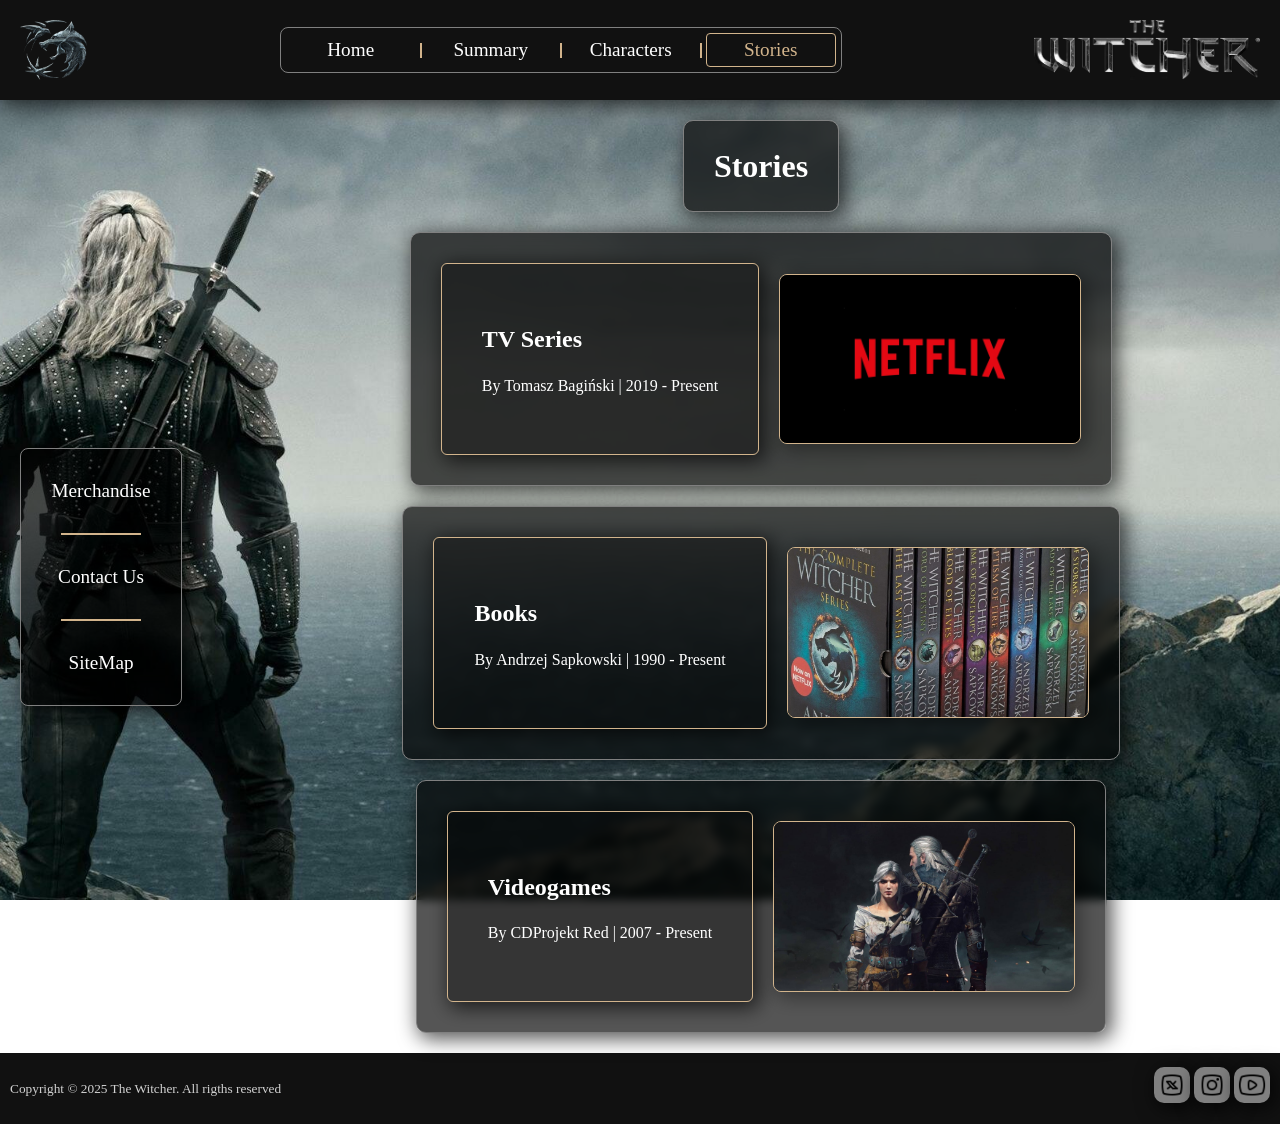
<file: Web Development Fundamentals - Year 1 Semester 2/Web Development Fundamentals Project/stories.html>
<!-- The Stories page, that acts as a menu to navigate either to the series, books, or videogames sections -->
<!DOCTYPE html>
<html lang="en">

<head>
    <meta charset="utf-8">
    <meta name="viewport" content="width=device-width, initial-scale=1.0">
    <title>Stories</title>
    <link rel="stylesheet" href="css/body.css">
    <link rel="stylesheet" href="css/header.css">
    <link rel="stylesheet" href="css/main.css">
    <link rel="stylesheet" href="css/footer.css">
    <link rel="icon" href="images/witcher_logo_2.ico">
</head>

<body>
    <header>
        <img src="images/witcher_logo_1.png" alt="The Witcher Logo">
        <!-- Horizontal Nav -->
        <nav>
            <ul>
                <li><a href="index.html">Home</a>
                    <hr>
                </li>
                <li><a href="summary.html">Summary</a>
                    <hr>
                </li>
                <li><a href="characters.html">Characters</a>
                    <hr>
                </li>
                <li><a class="active" href="stories.html">Stories</a></li>
            </ul>
        </nav>
        <img src="images/witcher_logo_3.png" alt="The Witcher Text">
    </header>

    <main>
        <!-- Vertical Nav -->
        <nav>
            <ul>
                <li><a href="merch.html">Merchandise</a></li>
                <hr>
                <li><a href="contact.html">Contact Us</a></li>
                <hr>
                <li><a href="siteMap.html">SiteMap</a></li>
            </ul>
        </nav>
        <!-- Page Content -->
        <div class="outer_structure_block">
            <section>
                <h1>Stories</h1>
            </section>
            <a href="series.html">
                <section>
                    <article>
                        <h2>TV Series</h2>
                        <p>By Tomasz Bagiński | 2019 - Present</p>
                    </article>
                    <img src="images/netflix.jpg" alt="Netflix Logo Text">
                </section>
            </a>
            <a href="books.html">
                <section>
                    <article>
                        <h2>Books</h2>
                        <p>By Andrzej Sapkowski | 1990 - Present</p>
                    </article>
                    <img src="images/book_collection_1.jpg" alt="The Witcher Book Collection">
                </section>
            </a>
            <a href="videogames.html">
                <section>
                    <article>
                        <h2>Videogames</h2>
                        <p>By CDProjekt Red | 2007 - Present</p>
                    </article>
                    <img src="images/duo_videogame.jpg" alt="Geralt and Ciri">
                </section>
            </a>
        </div>
    </main>

    <footer>
        <p>Copyright &copy; 2025 The Witcher. All rigths reserved</p>
        <div>
            <a href="https://x.com/witchernetflix"><img src="images/x.png" alt="X"></a>
            <a href="https://www.instagram.com/witchernetflix"><img src="images/instagram.png" alt="Instagram"></a>
            <a href="https://www.youtube.com/c/thewitcher"><img src="images/youtube.png" alt="Youtube"></a>
        </div>
    </footer>
</body>

</html>
</file>
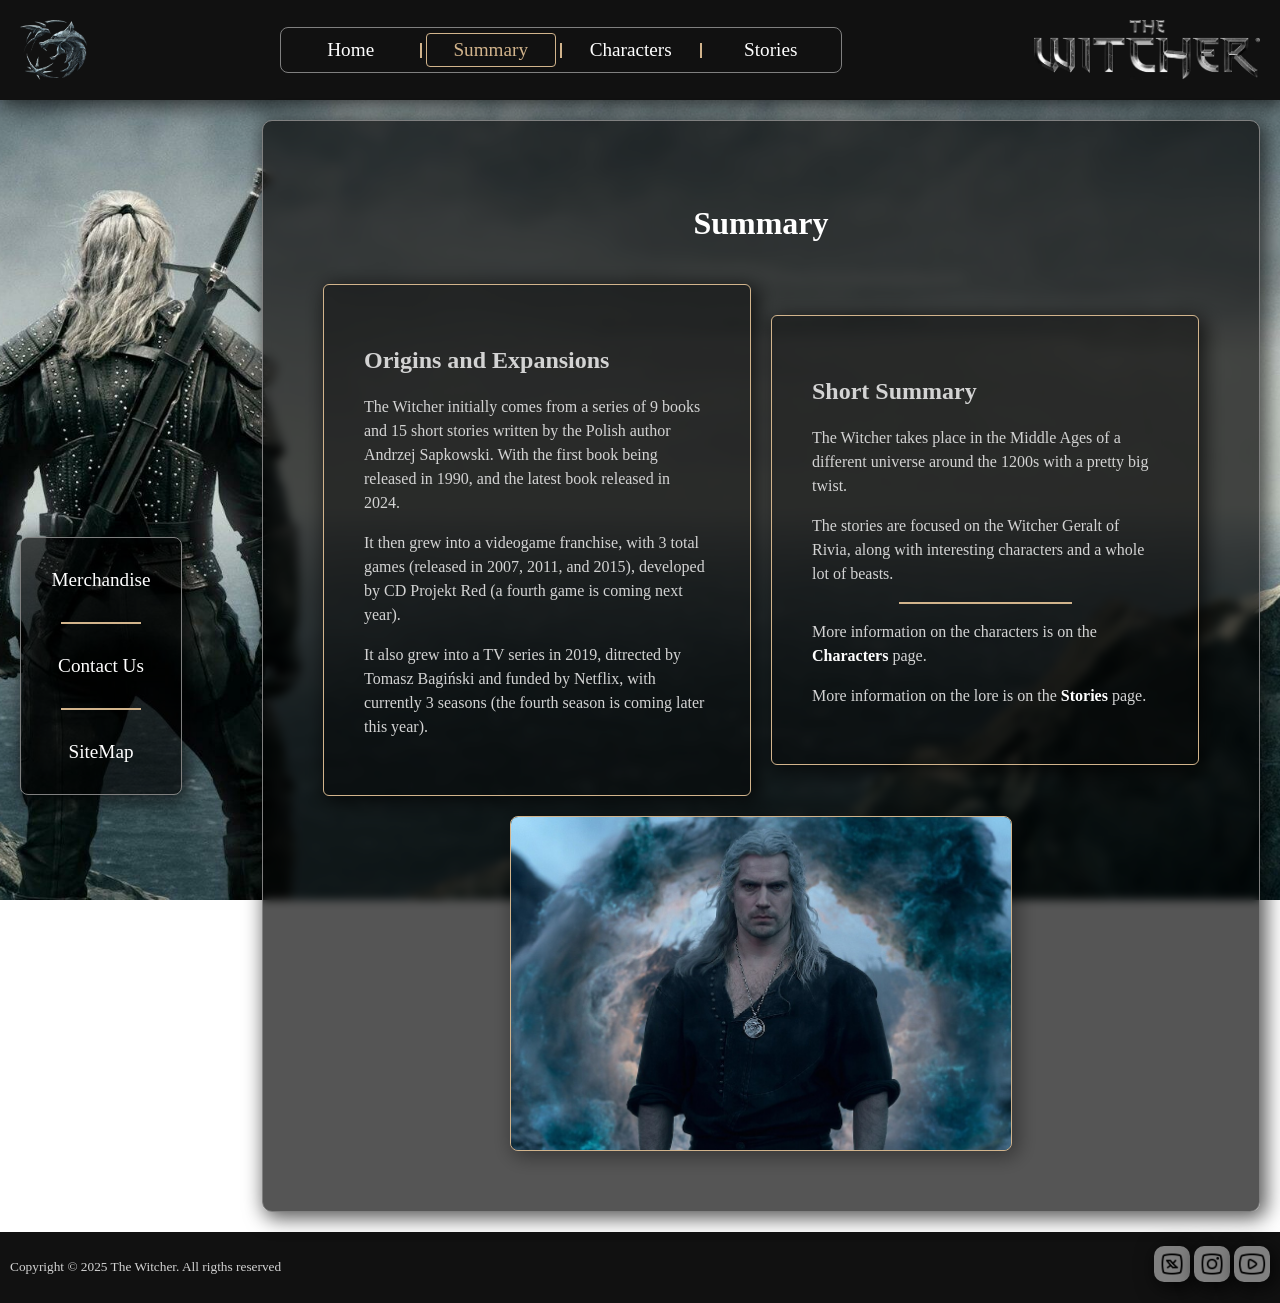
<file: Web Development Fundamentals - Year 1 Semester 2/Web Development Fundamentals Project/summary.html>
<!-- The Summary page, that briefly describes the origins of The Witcher as well as the expansions and a bit about the story -->
<!DOCTYPE html>
<html lang="en">

<head>
    <meta charset="utf-8">
    <meta name="viewport" content="width=device-width, initial-scale=1.0">
    <title>Summary</title>
    <link rel="stylesheet" href="css/body.css">
    <link rel="stylesheet" href="css/header.css">
    <link rel="stylesheet" href="css/main.css">
    <link rel="stylesheet" href="css/footer.css">
    <link rel="icon" href="images/witcher_logo_2.ico">
</head>

<body>
    <header>
        <img src="images/witcher_logo_1.png" alt="The Witcher Logo">
        <!-- Horizontal Nav -->
        <nav>
            <ul>
                <li><a href="index.html">Home</a>
                    <hr>
                </li>
                <li><a class="active" href="summary.html">Summary</a>
                    <hr>
                </li>
                <li><a href="characters.html">Characters</a>
                    <hr>
                </li>
                <li><a href="stories.html">Stories</a></li>
            </ul>
        </nav>
        <img src="images/witcher_logo_3.png" alt="The Witcher Text">
    </header>

    <main>
        <!-- Vertical Nav -->
        <nav>
            <ul>
                <li><a href="merch.html">Merchandise</a></li>
                <hr>
                <li><a href="contact.html">Contact Us</a></li>
                <hr>
                <li><a href="siteMap.html">SiteMap</a></li>
            </ul>
        </nav>
        <!-- Page Content -->
        <section>
            <h1>Summary</h1>
            <article>
                <h2>Origins and Expansions</h2>
                <p>The Witcher initially comes from a series of 9 books and 15 short stories written by the Polish author Andrzej Sapkowski. With the first book being released in 1990, and the latest book released in 2024.</p>
                <p>It then grew into a videogame franchise, with 3 total games (released in 2007, 2011, and 2015), developed by CD Projekt Red (a fourth game is coming next year).</p>
                <p>It also grew into a TV series in 2019, ditrected by Tomasz Bagiński and funded by Netflix, with currently 3 seasons (the fourth season is coming later this year).</p>
            </article>
            <article>
                <h2>Short Summary</h2>
                <p>The Witcher takes place in the Middle Ages of a different universe around the 1200s with a pretty big twist.</p>
                <p>The stories are focused on the Witcher Geralt of Rivia, along with interesting characters and a whole lot of beasts.</p>
                <hr>
                <p>More information on the characters is on the <a href="characters.html">Characters</a> page.</p>
                <p>More information on the lore is on the <a href="stories.html">Stories</a> page.</p>
            </article>
            <img src="images/geralt_3.jpg" alt="Geralt of Rivia">
        </section>
    </main>

    <footer>
        <p>Copyright &copy; 2025 The Witcher. All rigths reserved</p>
        <div>
            <a href="https://x.com/witchernetflix"><img src="images/x.png" alt="X"></a>
            <a href="https://www.instagram.com/witchernetflix"><img src="images/instagram.png" alt="Instagram"></a>
            <a href="https://www.youtube.com/c/thewitcher"><img src="images/youtube.png" alt="Youtube"></a>
        </div>
    </footer>
</body>

</html>
</file>
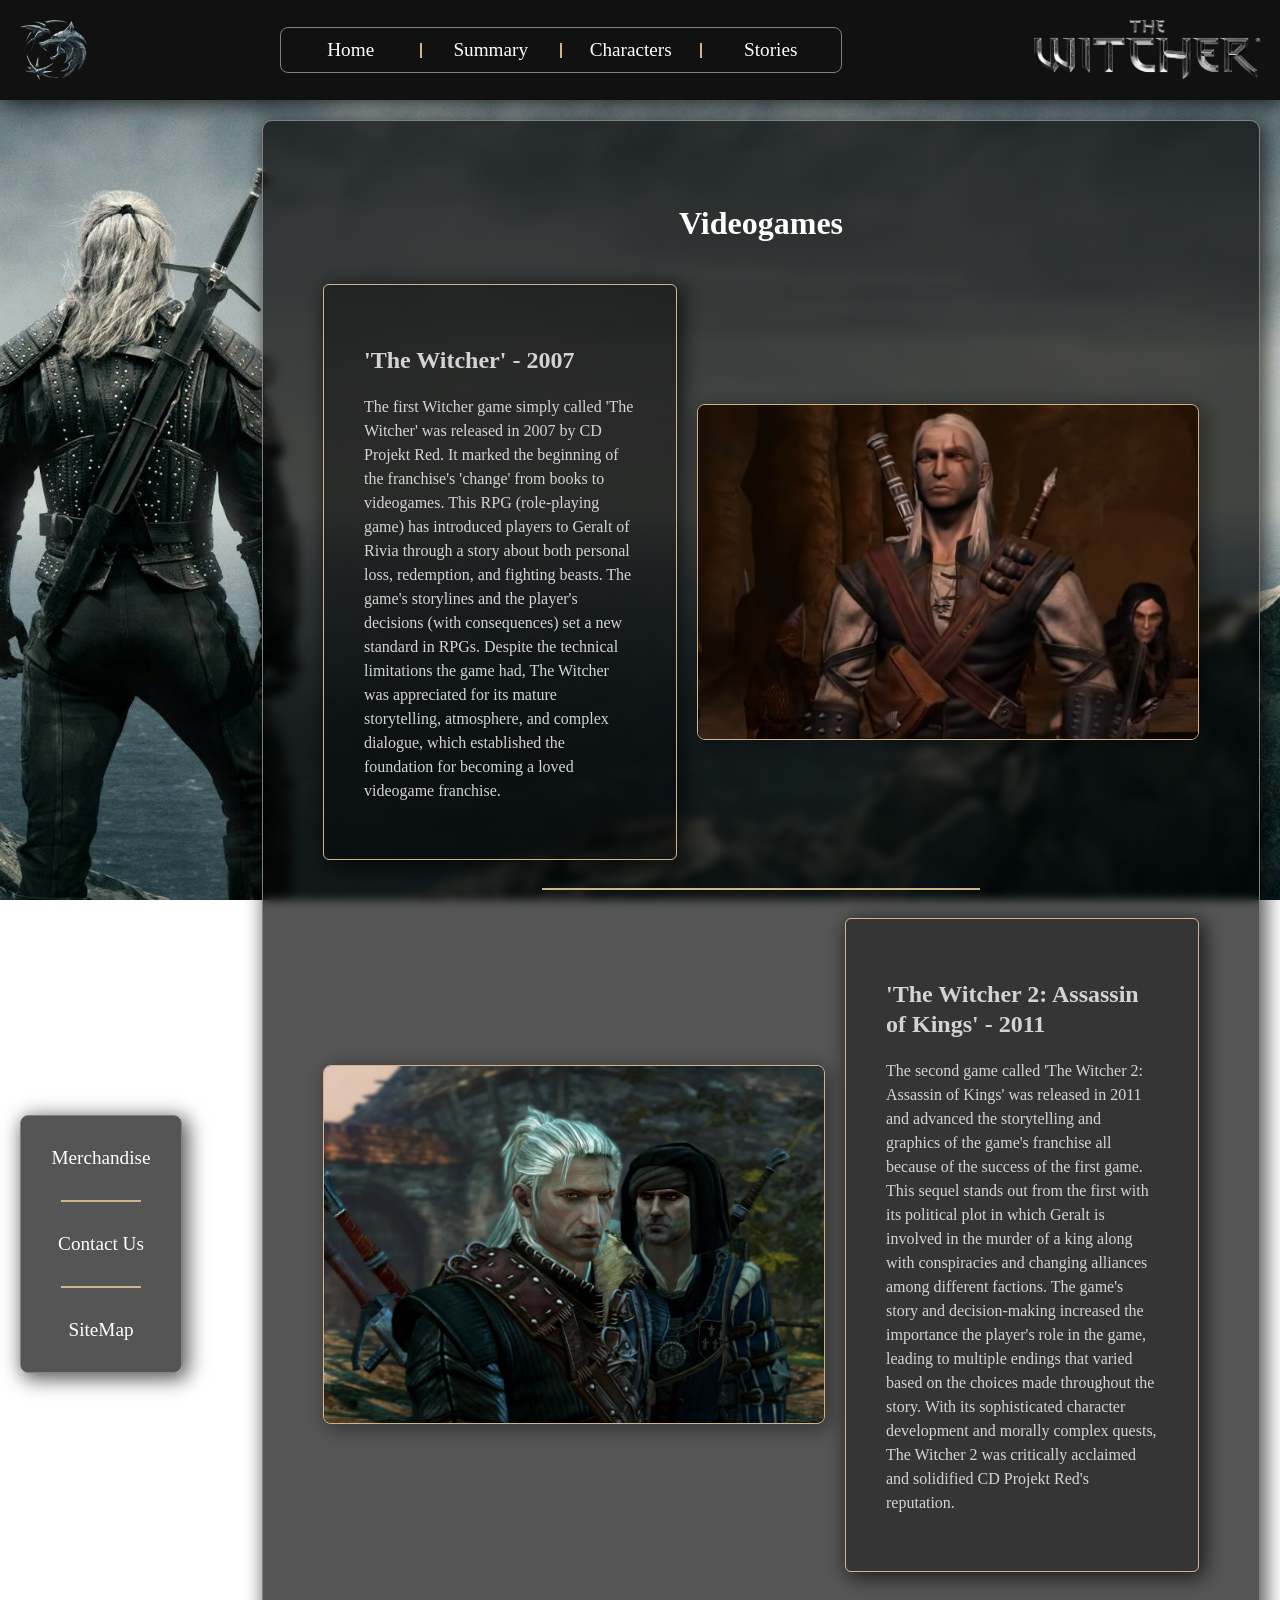
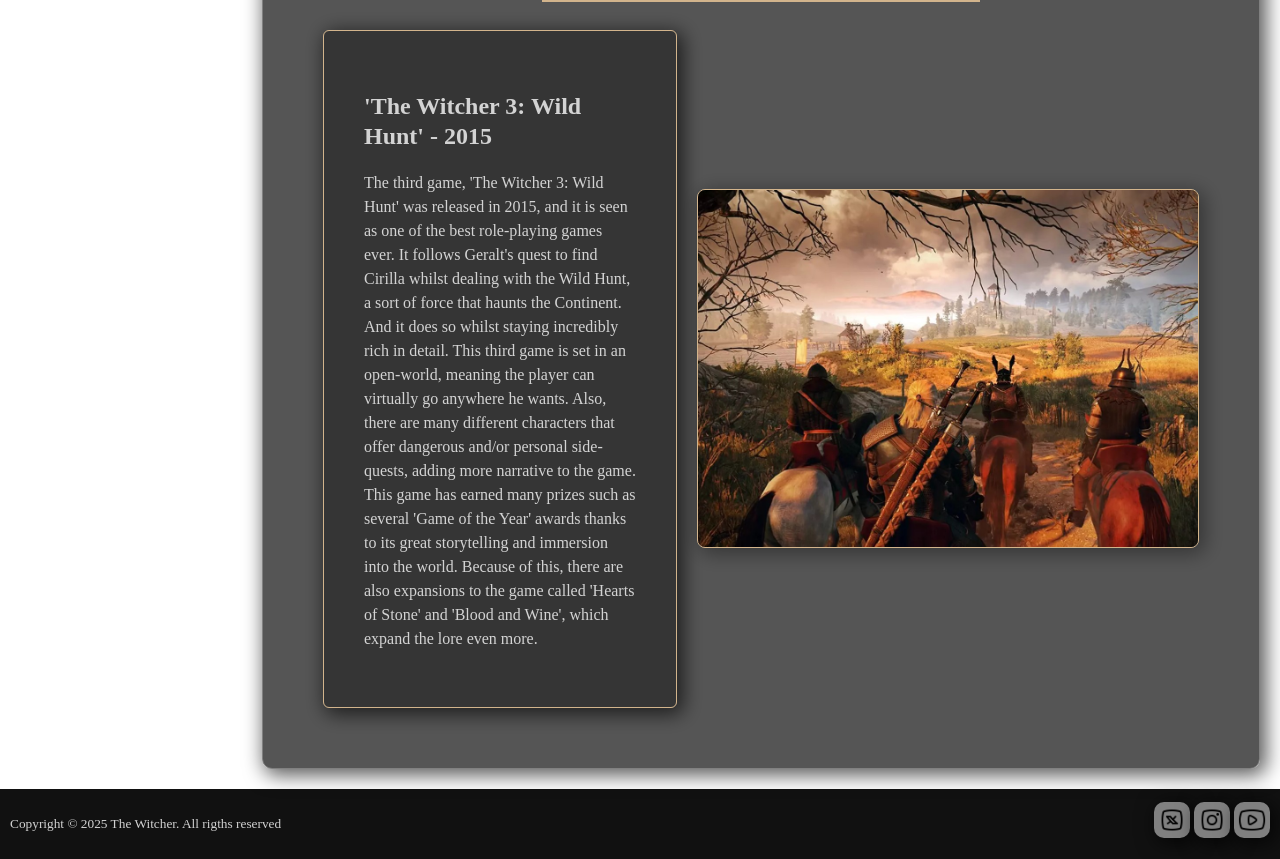
<file: Web Development Fundamentals - Year 1 Semester 2/Web Development Fundamentals Project/videogames.html>
<!-- The Videogames page, where I briefly explain what each videogame is -->
<!DOCTYPE html>
<html lang="en">

<head>
    <meta charset="utf-8">
    <meta name="viewport" content="width=device-width, initial-scale=1.0">
    <title>Videogames</title>
    <link rel="stylesheet" href="css/body.css">
    <link rel="stylesheet" href="css/header.css">
    <link rel="stylesheet" href="css/main.css">
    <link rel="stylesheet" href="css/footer.css">
    <link rel="icon" href="images/witcher_logo_2.ico">
</head>

<body>
    <header>
        <img src="images/witcher_logo_1.png" alt="The Witcher Logo">
        <!-- Horizontal Nav -->
        <nav>
            <ul>
                <li><a href="index.html">Home</a>
                    <hr>
                </li>
                <li><a href="summary.html">Summary</a>
                    <hr>
                </li>
                <li><a href="characters.html">Characters</a>
                    <hr>
                </li>
                <li><a href="stories.html">Stories</a></li>
            </ul>
        </nav>
        <img src="images/witcher_logo_3.png" alt="The Witcher Text">
    </header>

    <main>
        <!-- Vertical Nav -->
        <nav>
            <ul>
                <li><a href="merch.html">Merchandise</a></li>
                <hr>
                <li><a href="contact.html">Contact Us</a></li>
                <hr>
                <li><a href="siteMap.html">SiteMap</a></li>
            </ul>
        </nav>
        <!-- Page Content -->
        <section>
            <h1>Videogames</h1>
            <div class="inner_structure_block">
                <article>
                    <h2>'The Witcher' - 2007</h2>
                    <p>The first Witcher game simply called 'The Witcher' was released in 2007 by CD Projekt Red. It marked the beginning of the franchise's 'change' from books to videogames. This RPG (role-playing game) has introduced players to Geralt of Rivia through a story about both personal loss, redemption, and fighting beasts. The game's storylines and the player's decisions (with consequences) set a new standard in RPGs. Despite the technical limitations the game had, The Witcher was appreciated for its mature storytelling, atmosphere, and complex dialogue, which established the foundation for becoming a loved videogame franchise.</p>
                </article>
                <img src="images/geralt_videogame_1.jpg" alt="Geralt of Rivia in 'The Witcher'">
            </div>
            <hr>
            <div class="inner_structure_block">
                <img src="images/geralt_videogame_2.jpg" alt="Geralt of Rivia in 'The Witcher 2: Assassin of Kings'">
                <article>
                    <h2>'The Witcher 2: Assassin of Kings' - 2011</h2>
                    <p>The second game called 'The Witcher 2: Assassin of Kings' was released in 2011 and advanced the storytelling and graphics of the game's franchise all because of the success of the first game. This sequel stands out from the first with its political plot in which Geralt is involved in the murder of a king along with conspiracies and changing alliances among different factions. The game's story and decision-making increased the importance the player's role in the game, leading to multiple endings that varied based on the choices made throughout the story. With its sophisticated character development and morally complex quests, The Witcher 2 was critically acclaimed and solidified CD Projekt Red's reputation.</p>
                </article>
            </div>
            <hr>
            <div class="inner_structure_block">
                <article>
                    <h2>'The Witcher 3: Wild Hunt' - 2015</h2>
                    <p>The third game, 'The Witcher 3: Wild Hunt' was released in 2015, and it is seen as one of the best role-playing games ever. It follows Geralt's quest to find Cirilla whilst dealing with the Wild Hunt, a sort of force that haunts the Continent. And it does so whilst staying incredibly rich in detail. This third game is set in an open-world, meaning the player can virtually go anywhere he wants. Also, there are many different characters that offer dangerous and/or personal side-quests, adding more narrative to the game. This game has earned many prizes such as several 'Game of the Year' awards thanks to its great storytelling and immersion into the world. Because of this, there are also expansions to the game called 'Hearts of Stone' and 'Blood and Wine', which expand the lore even more.</p>
                </article>
                <img src="images/geralt_videogame_3.jpg" alt="Geralt and Roach in 'The Witcher 3: The Wild Hunt'">
            </div>
        </section>
    </main>

    <footer>
        <p>Copyright &copy; 2025 The Witcher. All rigths reserved</p>
        <div>
            <a href="https://x.com/witchernetflix"><img src="images/x.png" alt="X"></a>
            <a href="https://www.instagram.com/witchernetflix"><img src="images/instagram.png" alt="Instagram"></a>
            <a href="https://www.youtube.com/c/thewitcher"><img src="images/youtube.png" alt="Youtube"></a>
        </div>
    </footer>
</body>

</html>
</file>
<file: Web Development Fundamentals - Year 1 Semester 2/Web Development Fundamentals Project/css/body.css>
/** Body **/

html,
body {
    display: flex;
    flex-direction: column;
    height: 100%; /* To keep the footer at the bottom */
    margin: 0;
    background-image: url('../images/geralt_1.jpg');
    background-size: cover;
    background-position: center;
    background-attachment: fixed;
    line-height: 24px;
    font-family: Georgia, 'Times New Roman', Times, serif;
    color: lightgrey;
}


/* General Elements */

a:link {
    color: white;
    text-decoration: none;
}

a:active,
a:visited {
    color: lightgray;
}

a:hover,
a:link.active {
    color: tan;
}

hr {
    height: 2px;
    width: 50%;
    background-color: tan;
    border-width: 0;
}

h1 {
    width: 100%;
    text-align: center;
    color: white;
    font-size: xx-large;
}

h1,
h2 {
    font-family: 'Papyrus', 'Brush Script MT', cursive;
    line-height: 30px;
}
</file>
<file: Web Development Fundamentals - Year 1 Semester 2/Web Development Fundamentals Project/css/header.css>
/** Header **/

header {
    display: flex;
    align-items: center;
    justify-content: space-between;
    gap: 20px;
    padding: 20px;
    background-color: #111111;
    box-shadow: 4px 4px 20px 2px #000000AA;
}


/* Images */

header img {
    height: 60px;
}


/* Horizontal Nav Bar */

header nav ul {
    margin: 0;
    padding: 5px;
    list-style-type: none;
    overflow: hidden;
    border: 1px solid grey;
    border-radius: 8px;
}

header nav li {
    display: flex;
    align-items: center; /* For centering the hr element in the nav */
    float: left;
}

header nav a {
    padding: 5px 20px;
    width: 90px;
    text-align: center;
    font-size: larger;
    color: lightgray;
}

header nav a:hover,
header nav a.active {
    padding: 4px 19px; /* You will be seeing something similar as you go though the css pages because the border is 1px, so I need to reduce the padding by 1 on each end to not have the element grow */
    border: 1px solid tan;
    border-radius: 4px;
}

header nav hr {
    margin: 0 4px;
    height: 15px;
    width: 2px;
}


/* Screen Size Area */

@media (max-width: 1125px) {
    header {
        flex-direction: column-reverse; /* Makes the text logo the top element */
    }

    header img:first-of-type { /* Removes the wolf logo, it's too square */
        display: none;
    }
}

@media (max-width: 800px) {
    header nav ul {
        margin: 0;
        padding: 5px;
    }
    
    header nav li {
        flex-direction: column; /* To convert it into a vertical nav bar */
        float: none;
    }

    header nav hr {
        height: 1px;
        width: 40%;
        margin: 2px;
    }
}
</file>
<file: Web Development Fundamentals - Year 1 Semester 2/Web Development Fundamentals Project/css/main.css>
/** Main Area **/

main {
    flex: 1; /* Takes full space to keep the footer at the bottom */
    display: flex;
    flex-direction: row;
    align-items: center;
    justify-content: space-between;
    gap: 80px;
    padding: 20px;
}


/* Vertical Nav Bar */

main nav {
    background-color: #000000AA;
    border: 1px solid grey;
    border-radius: 8px;
    box-shadow: 4px 4px 20px 2px #000000AA;
}

main nav ul {
    margin: 0;
    padding: 0;
    width: 160px;
    list-style-type: none;
}

main nav a {
    display: block;
    margin: 15px;
    padding: 15px 10px;
    text-align: center;
    color: lightgray;
    font-size: larger;
}

main nav a:hover,
main nav a.active {
    padding: 14px 9px;
    background-color: #111111;
    border: 1px solid tan;
    border-radius: 4px;
    box-shadow: 4px 4px 20px 2px #000000AA;
}


/* Main Content Sections */

section {
    display: flex;
    align-items: center;
    justify-content: center;
    flex-wrap: wrap;
    gap: 20px;
    padding: 60px;
    background-color: #000000AA;
    backdrop-filter: blur(5px);
    border: 1px solid grey;
    border-radius: 10px;
    box-shadow: 4px 4px 20px 2px #000000AA;
}

article {
    flex: 2 200px; /* The article takes 2/3rds of the element & stops shrinking after 200px */
    padding: 40px;
    background-color: #00000060;
    border: 1px solid tan;
    border-radius: 6px;
    box-shadow: 4px 4px 20px 2px #000000AA;
}

article a:link {
    font-weight: bold;
}

section img {
    flex: 1; /* To take the 1/3rd left */
    max-width: 500px;
    border: 1px solid tan;
    border-radius: 8px;
    box-shadow: 4px 4px 20px 2px #00000060;
}


/* Protagonists, Antagonists, Series, Books, Videogames, and Merchandise Pages */

.inner_structure_block { /* This is an invisible element that I used to organise some of the articles and images within the pages */
    display: flex;
    align-items: center;
    justify-content: center;
    flex-wrap: wrap;
    gap: 20px;
}


/* Characters, Stories, and Merchandise Pages */

.outer_structure_block { /* This is also another invisible element, but this one is for organising main sections in a couple of pages */
    flex: 1; /* I need it to take the full space so that I can horizontally centre the elements inside it to make it look nicer on the page */
    display: flex;
    flex-direction: column;
    align-items: center;
    gap: 20px;
}

.outer_structure_block h1 {
    margin: 0;
}

.outer_structure_block a section:hover {
    background-color: #111111;
    border-color: tan;
}

.outer_structure_block section {
    max-width: 900px;
    padding: 30px;
}

.outer_structure_block img {
    max-width: 300px;
}


/* Protagonists Page */

.protagonist_image {
    max-width: 200px; 
}


/* Merchandise Page */

section nav { /* This horizontal nav copies the header nav by tweaking a couple of things since its parent element was configured as a vertical nav (the main nav) */
    background-color: #00000060;
}

section nav ul {
    padding: 5px;
    width: auto;
    overflow: hidden;
}

section nav li {
    float: left;
}

section nav a {
    margin: 0;
    padding: 5px 15px;
}

section nav a:hover,
section nav a.active {
    padding: 4px 14px;
    border: 1px solid tan;
    border-radius: 4px;
}

ol .inner_structure_block {
    justify-content: space-between; /* To nicesly space out the texts and images */
}

ol img {
    width: 200px;
}

ol img:hover {
    border-color: black;
    border-radius: 50px;
}

ol hr {
    margin-left: 0;
}


/* Screen Size Area */

@media (max-width: 1125px) {
    main {
        gap: 40px;
    }

    section {
        padding: 20px;
    }

    ol .inner_structure_block { /* This is here to make all merch images go down (under the text) at once instead of one by one as the page shrinks */
        flex-direction: column;
        align-items: start;
    }
}

@media (max-width: 800px) {
    main {
        flex-direction: column;
        gap: 20px;
    }

    main nav { /* This section converts the initially vertical nav bar into a horizontal one */
        background-color: #000000AA;
        border: 1px solid grey;
        border-radius: 8px;
        box-shadow: 4px 4px 20px 2px #000000AA;
    }
    
    main nav ul {
        display: flex;
        flex-direction: row;
        justify-content: center;
        align-items: center;
        margin: 0;
        padding: 5px;
        width: auto;
    }

    main nav a {
        margin: 0;
        padding: 5px 10px;
    }
    
    main nav a:hover,
    main nav a.active {
        padding: 4px 9px;
    }

    main nav hr {
        margin: 0 4px;
        height: 20px;
        width: 2px;
    }

    article {
        padding: 20px;
    }

    section img {
        max-width: 100%; /* This is to make the image take the full available space, it looks nicer this way, and it's adaptive */
    }

    .outer_structure_block img {
        display: none; /* These images (on the characters and stories pages) are just too big so I'd rather have them be gone */
    }

    .outer_structure_block ol img {
        display: block; /* This is too keep the merch pages since the css right before removes them */
    }
}
</file>
<file: Web Development Fundamentals - Year 1 Semester 2/Web Development Fundamentals Project/css/footer.css>
/** Footer **/

footer {
    display: flex;
    align-items: center;
    justify-content: space-between;
    padding: 10px;
    background-color: #111111;
}


/* Text */

footer p {
    font-size: smaller;
}


/* Social Media Links */

footer img {
    padding: 4px;
    width: 28px;
    background-color: grey;
    border-radius: 10px;
    box-shadow: 4px 4px 20px 2px #000000AA;
}

footer img:hover {
    background-color: tan;
}


/* Screen Size Area */

@media (max-width: 800px) {
    footer {
        flex-direction: column;
    }
}
</file>
